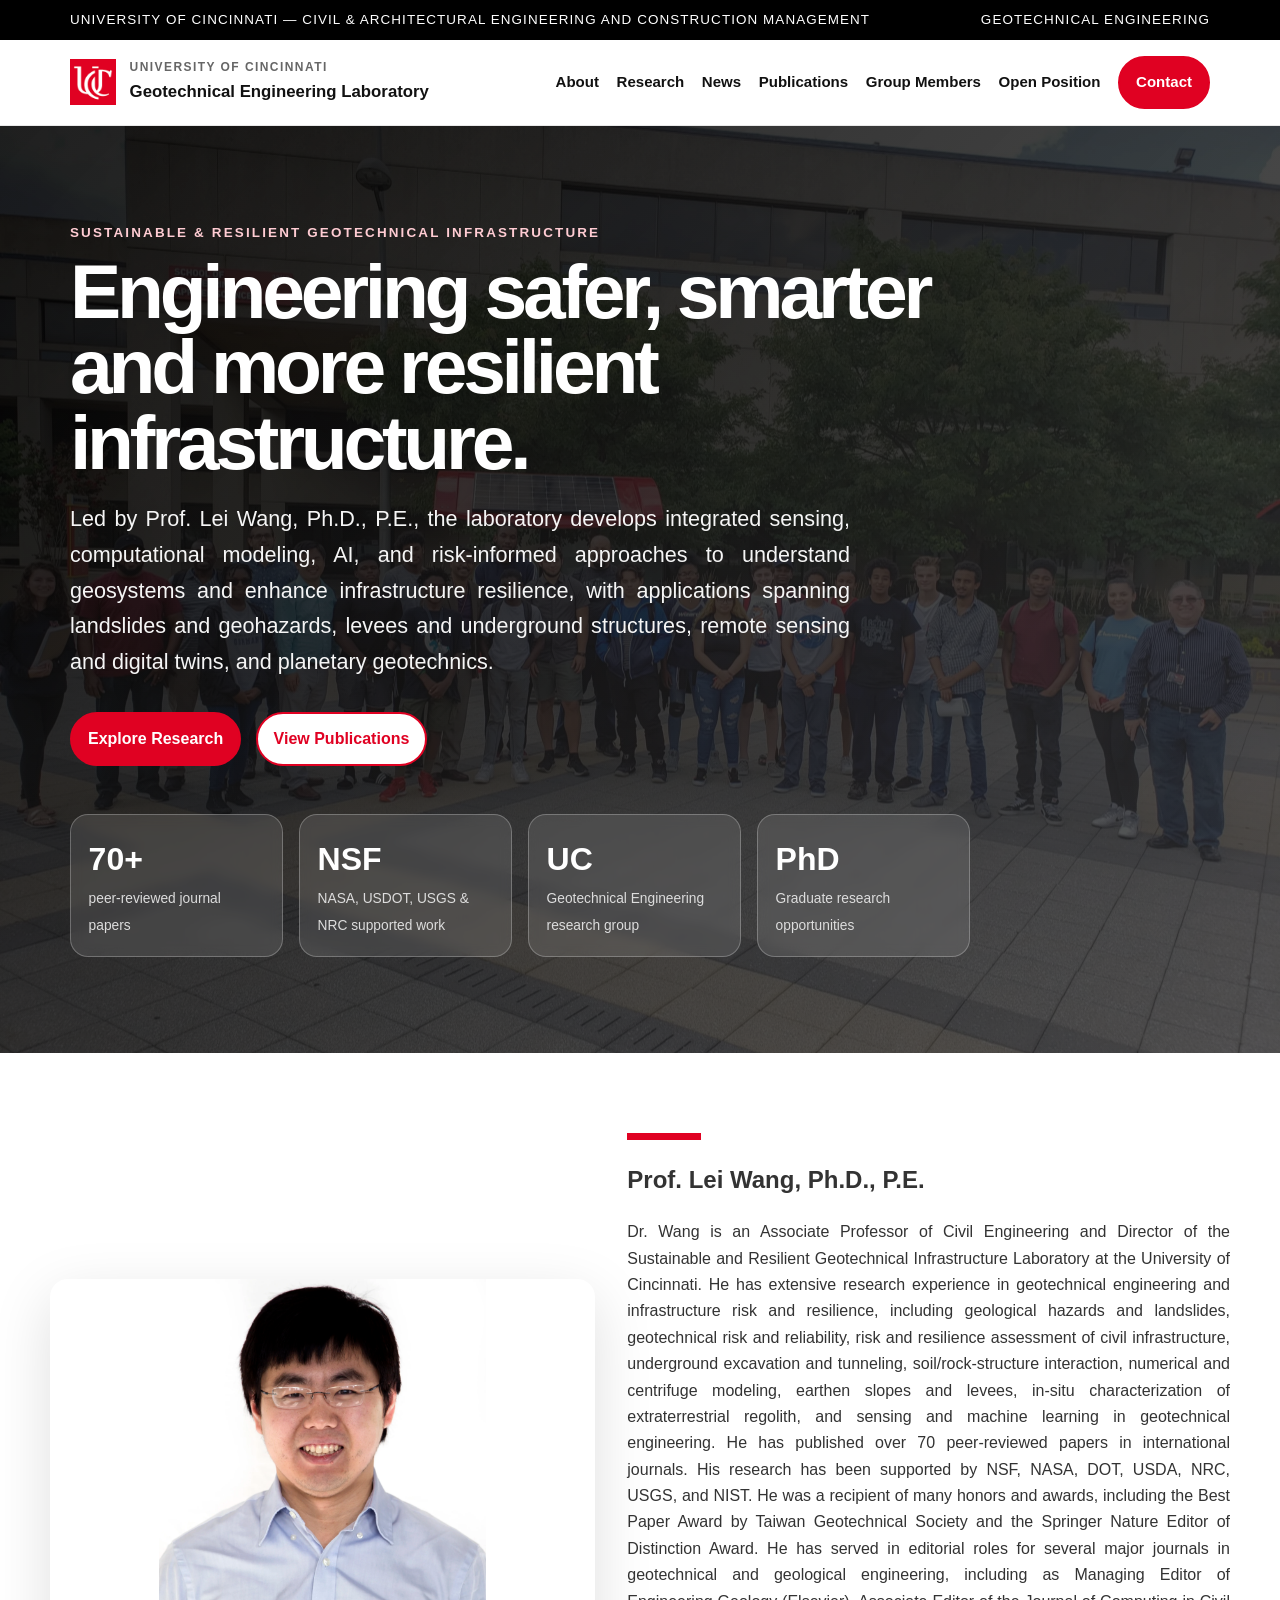
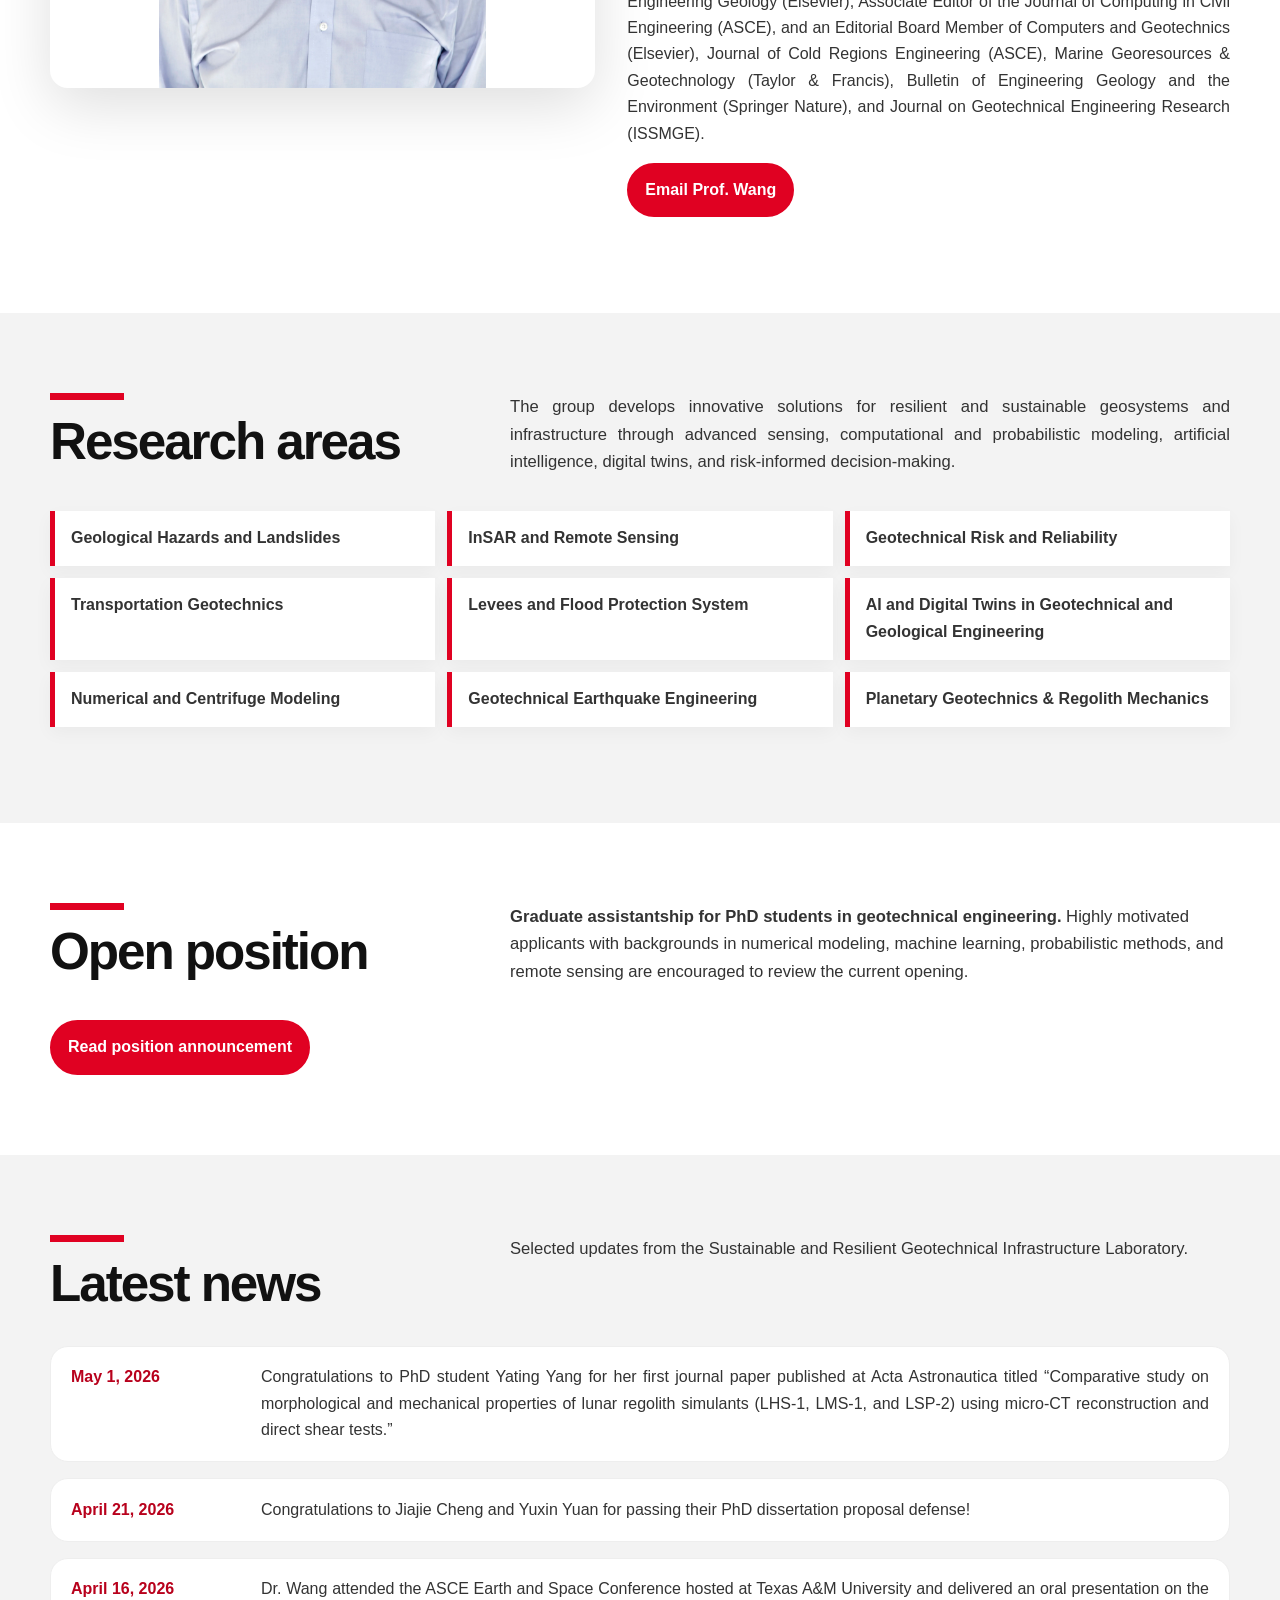
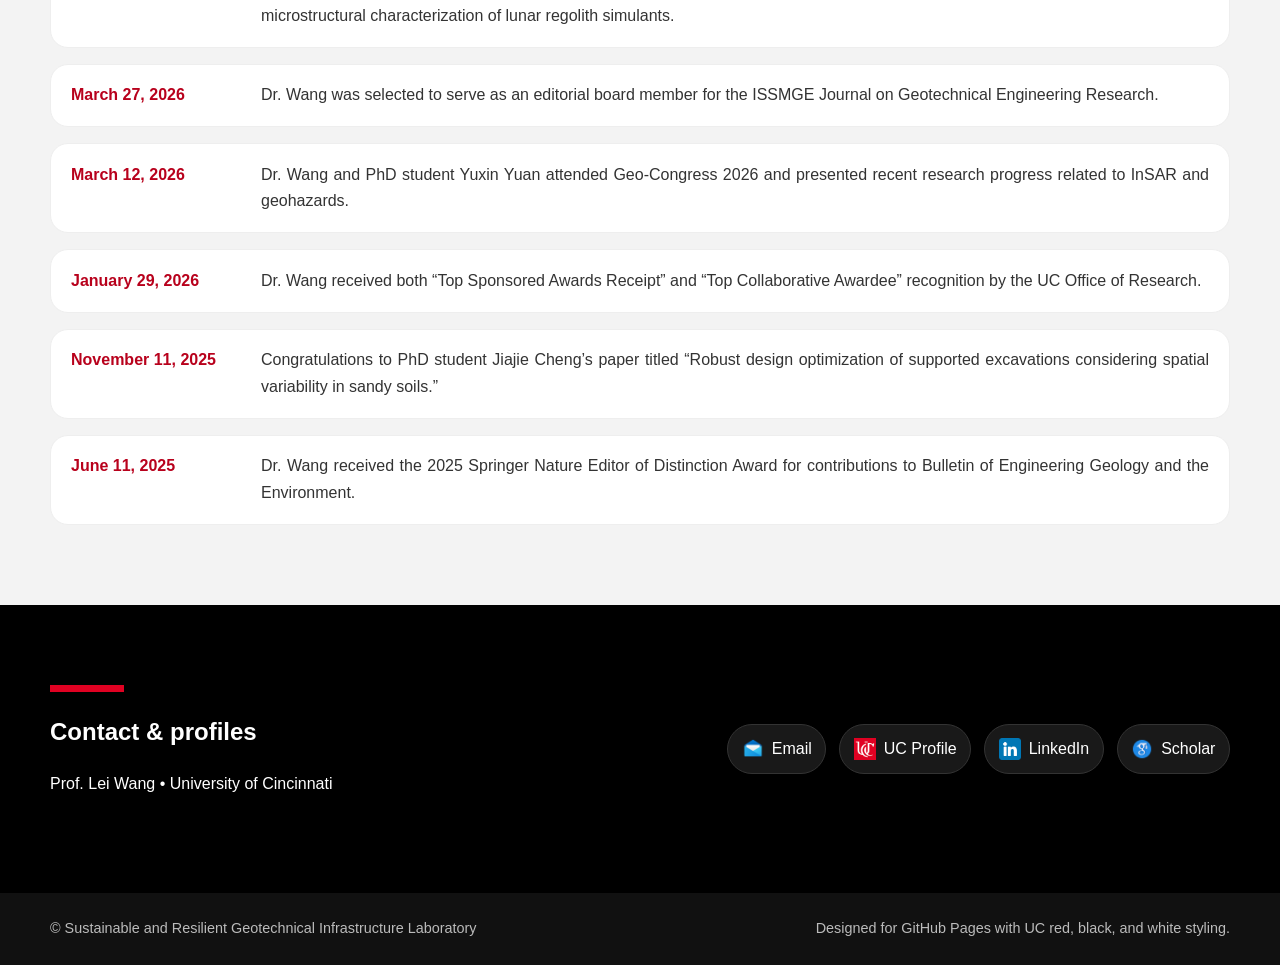
<file: index.html>
<!doctype html>
<html lang="en">
  <head>
    <meta charset="utf-8" />
    <meta name="viewport" content="width=device-width, initial-scale=1" />
    <title>
      Sustainable and Resilient Geotechnical Infrastructure Laboratory |
      University of Cincinnati
    </title>
    <meta
      name="description"
      content="Academic research laboratory led by Prof. Lei Wang at the University of Cincinnati."
    />
    <link rel="stylesheet" href="assets/css/style.css" />
  </head>
  <body>
    <script src="assets/js/header.js"></script>
    <main>
      <section class="hero">
        <div class="wrap">
          <div class="eyebrow">
            Sustainable & Resilient Geotechnical Infrastructure
          </div>
          <h1>Engineering safer, smarter and more resilient infrastructure.</h1>
          <p style="text-align: justify;">
            Led by Prof. Lei Wang, Ph.D., P.E., the laboratory develops integrated sensing, 
            computational modeling, AI, and risk-informed approaches to understand geosystems and enhance infrastructure resilience, 
            with applications spanning landslides and geohazards, levees and underground structures, remote sensing and digital twins, 
            and planetary geotechnics.
          </p>
          <div class="hero-actions">
            <a class="button" href="#research">Explore Research</a
            ><a class="button secondary" href="publications.html"
              >View Publications</a
            >
          </div>
          <div class="stats">
            <div class="stat">
              <strong>70+</strong><span>peer-reviewed journal papers</span>
            </div>
            <div class="stat">
              <strong>NSF</strong
              ><span>NASA, USDOT, USGS & NRC supported work</span>
            </div>
            <div class="stat">
              <strong>UC</strong
              ><span>Geotechnical Engineering research group</span>
            </div>
            <div class="stat">
              <strong>PhD</strong><span>Graduate research opportunities</span>
            </div>
          </div>
        </div>
      </section>
      <section class="section" id="about">
        <div class="wrap about-grid">
          <img
            class="portrait"
            src="assets/images/about.webp"
            alt="Prof. Lei Wang"
          />
          <div>
            <div class="red-rule"></div>
            <h2>Prof. Lei Wang, Ph.D., P.E.</h2>
            <p style="text-align: justify;">
              Dr. Wang is an Associate Professor of Civil Engineering and
              Director of the Sustainable and Resilient Geotechnical
              Infrastructure Laboratory at the University of Cincinnati. 
              He has extensive research experience in geotechnical engineering and infrastructure risk and resilience, 
              including geological hazards and landslides, geotechnical risk and reliability, risk and resilience assessment of civil infrastructure, 
              underground excavation and tunneling, soil/rock-structure interaction, numerical and centrifuge modeling, earthen slopes and levees, 
              in-situ characterization of extraterrestrial regolith, and sensing and machine learning in geotechnical engineering. He has published over 
              70 peer-reviewed papers in international journals. His research has been supported by NSF, NASA, DOT, USDA, NRC, USGS, and NIST. He was a recipient of 
              many honors and awards, including the Best Paper Award by Taiwan Geotechnical Society and the Springer Nature Editor of Distinction Award. He has served in 
              editorial roles for several major journals in geotechnical and geological engineering, including as Managing Editor of Engineering Geology (Elsevier), 
              Associate Editor of the Journal of Computing in Civil Engineering (ASCE), and an Editorial Board Member of Computers and Geotechnics (Elsevier), 
              Journal of Cold Regions Engineering (ASCE), Marine Georesources & Geotechnology (Taylor & Francis), 
              Bulletin of Engineering Geology and the Environment (Springer Nature), 
              and Journal on Geotechnical Engineering Research (ISSMGE).
            </p>
            <p>
            <p>
              <a class="button" href="mailto:wang4li@ucmail.uc.edu"
                >Email Prof. Wang</a
              >
            </p>
          </div>
        </div>
      </section>
      <section class="section alt" id="research">
        <div class="wrap">
          <div class="section-title">
            <div>
              <div class="red-rule"></div>
              <h2>Research areas</h2>
            </div>
            <p style="text-align: justify;">
              The group develops innovative solutions for resilient and sustainable geosystems 
              and infrastructure through advanced sensing, computational and probabilistic modeling, 
              artificial intelligence, digital twins, and risk-informed decision-making.
            </p>
          </div>
          <ul class="interest-list">
            <li>Geological Hazards and Landslides</li>
            <li>InSAR and Remote Sensing</li>
            <li>Geotechnical Risk and Reliability</li>
            <li>Transportation Geotechnics</li>
            <li>Levees and Flood Protection System</li>
            <li>
              AI and Digital Twins in Geotechnical and Geological Engineering
            </li>
            <li>Numerical and Centrifuge Modeling</li>
            <li>Geotechnical Earthquake Engineering</li>
            <li>Planetary Geotechnics & Regolith Mechanics</li>
          </ul>
        </div>
      </section>
      <section class="section">
        <div class="wrap">
          <div class="section-title">
            <div>
              <div class="red-rule"></div>
              <h2>Open position</h2>
            </div>
            <p>
              <strong
                >Graduate assistantship for PhD students in geotechnical
                engineering.</strong
              >
              Highly motivated applicants with backgrounds in numerical
              modeling, machine learning, probabilistic methods, and remote
              sensing are encouraged to review the current opening.
            </p>
          </div>
          <a class="button" href="position.html">Read position announcement</a>
        </div>
      </section>
      <section class="section alt" id="news">
        <div class="wrap">
          <div class="section-title">
            <div>
              <div class="red-rule"></div>
              <h2>Latest news</h2>
            </div>
            <p>
              Selected updates from the Sustainable and Resilient Geotechnical
              Infrastructure Laboratory.
            </p>
          </div>
          <div class="news-list">
            <article class="news-item">
              <time>May 1, 2026</time>
              <p style="text-align: justify;">
                Congratulations to PhD student Yating Yang for her first journal
                paper published at Acta Astronautica titled “Comparative study
                on morphological and mechanical properties of lunar regolith
                simulants (LHS-1, LMS-1, and LSP-2) using micro-CT
                reconstruction and direct shear tests.”
              </p>
            </article>
            <article class="news-item">
              <time>April 21, 2026</time>
              <p style="text-align: justify;">
                Congratulations to Jiajie Cheng and Yuxin Yuan for passing their
                PhD dissertation proposal defense!
              </p>
            </article>
            <article class="news-item">
              <time>April 16, 2026</time>
              <p style="text-align: justify;">
                Dr. Wang attended the ASCE Earth and Space Conference hosted at
                Texas A&amp;M University and delivered an oral presentation on
                the microstructural characterization of lunar regolith
                simulants.
              </p>
            </article>
            <article class="news-item">
              <time>March 27, 2026</time>
              <p style="text-align: justify;">
                Dr. Wang was selected to serve as an editorial board member for
                the ISSMGE Journal on Geotechnical Engineering Research.
              </p>
            </article>
            <article class="news-item">
              <time>March 12, 2026</time>
              <p style="text-align: justify;">
                Dr. Wang and PhD student Yuxin Yuan attended Geo-Congress 2026
                and presented recent research progress related to InSAR and
                geohazards.
              </p>
            </article>
            <article class="news-item">
              <time>January 29, 2026</time>
              <p style="text-align: justify;">
                Dr. Wang received both “Top Sponsored Awards Receipt” and “Top
                Collaborative Awardee” recognition by the UC Office of Research.
              </p>
            </article>
            <article class="news-item">
              <time>November 11, 2025</time>
              <p style="text-align: justify;">
                Congratulations to PhD student Jiajie Cheng’s paper titled
                “Robust design optimization of supported excavations considering
                spatial variability in sandy soils.”
              </p>
            </article>
            <article class="news-item">
              <time>June 11, 2025</time>
              <p style="text-align: justify;">
                Dr. Wang received the 2025 Springer Nature Editor of Distinction
                Award for contributions to Bulletin of Engineering Geology and
                the Environment.
              </p>
            </article>
          </div>
        </div>
      </section>
      <section class="section contact-band" id="contact">
        <div class="wrap contact-grid">
          <div>
            <div class="red-rule"></div>
            <h2>Contact & profiles</h2>
            <p>Prof. Lei Wang • University of Cincinnati</p>
          </div>
          <div class="socials">
            <a href="mailto:wang4li@ucmail.uc.edu"
              ><img src="assets/images/mail.png" alt="" />Email</a
            ><a href="https://researchdirectory.uc.edu/p/wang4li"
              ><img src="assets/images/uc-profile.webp" alt="" />UC Profile</a
            ><a href="https://www.linkedin.com/in/uncertainty/"
              ><img src="assets/images/linkedin.png" alt="" />LinkedIn</a
            ><a
              href="https://scholar.google.com/citations?user=YTcbF24AAAAJ&hl=en"
              ><img src="assets/images/scholar.png" alt="" />Scholar</a
            >
          </div>
        </div>
      </section>
    </main>
    <script src="assets/js/footer.js"></script>
  </body>
</html>
</file>
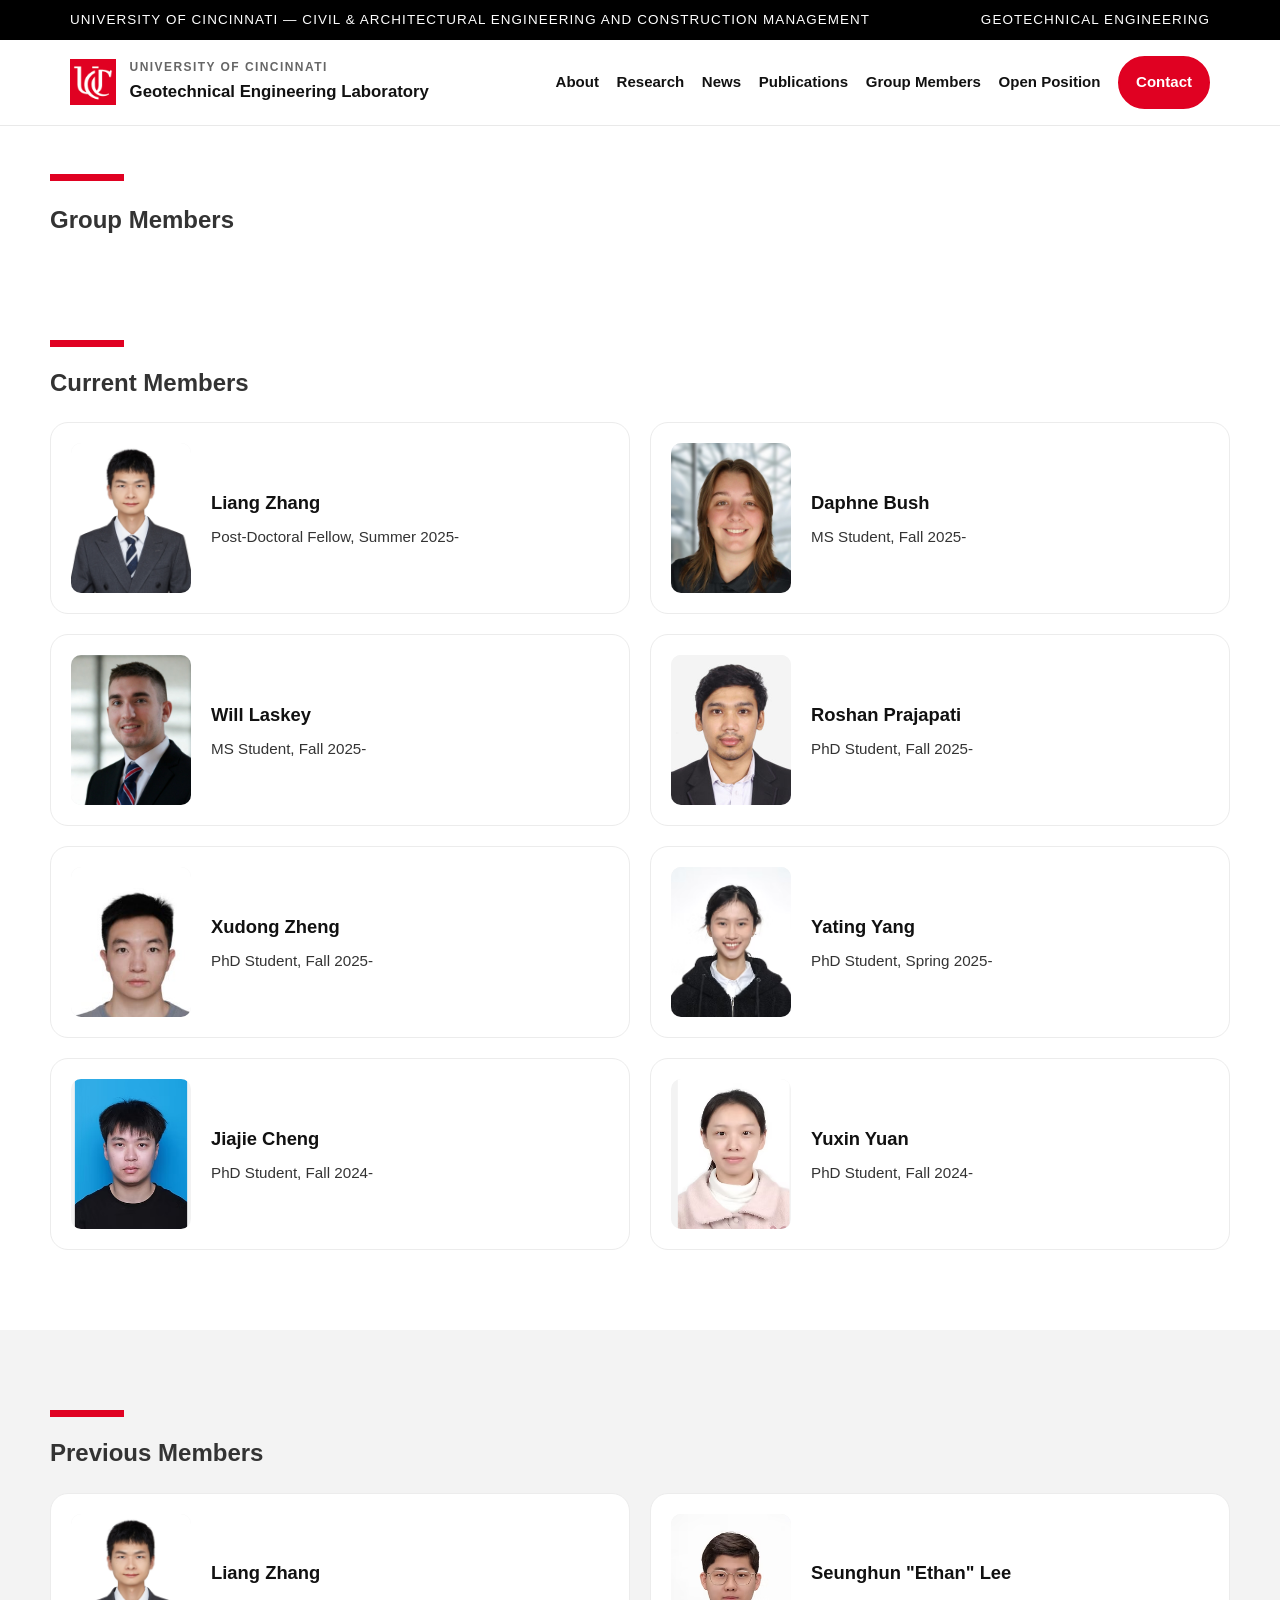
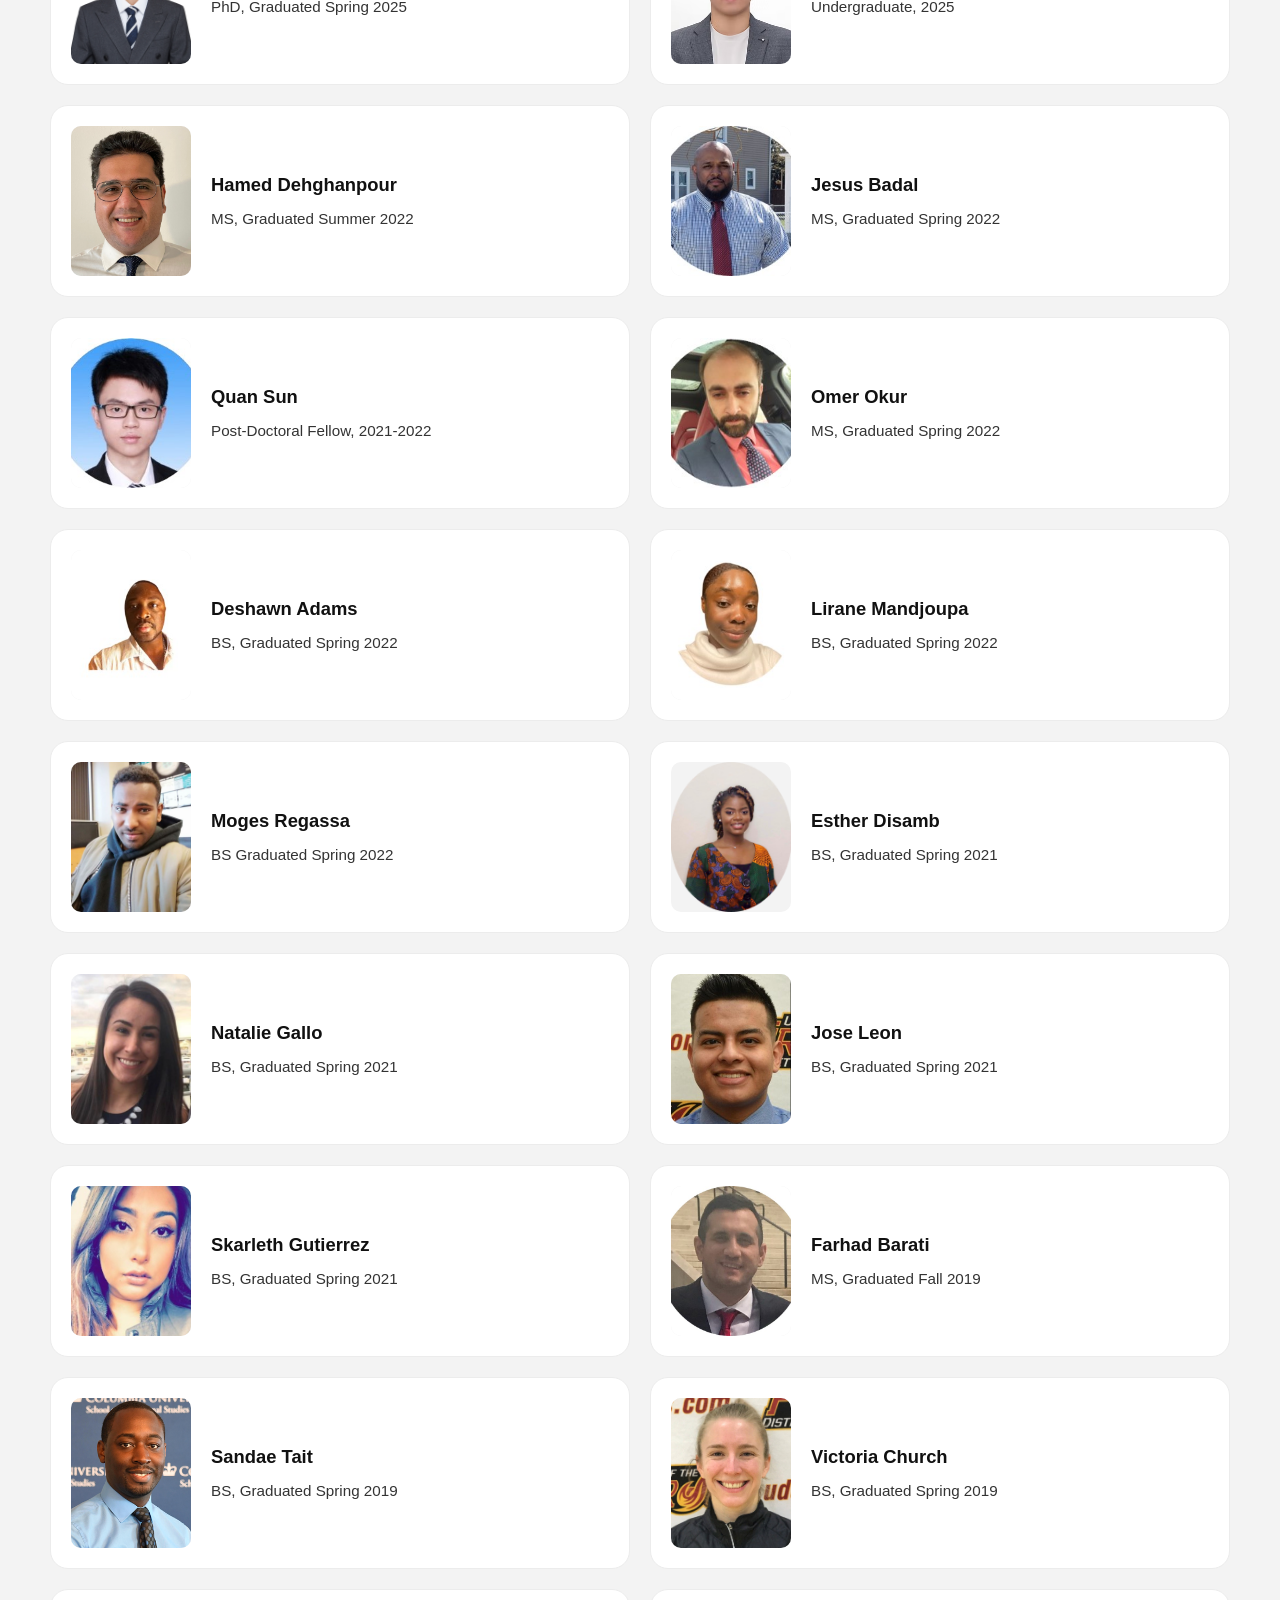
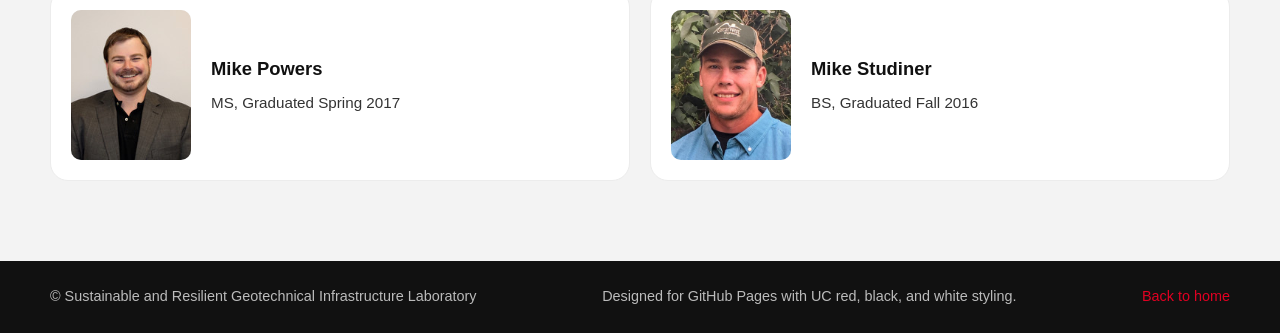
<file: members.html>
<!doctype html>
<html lang="en">
  <head>
    <meta charset="utf-8" />
    <meta name="viewport" content="width=device-width, initial-scale=1" />
    <title>Group Members | SRGI Laboratory</title>
    <meta
      name="description"
      content="Current and previous members of the Sustainable and Resilient Geotechnical Infrastructure Laboratory at the University of Cincinnati."
    />
    <link rel="stylesheet" href="assets/css/style.css" />
  </head>
  <body>
    <script src="assets/js/header.js"></script>
    <main>
      <section class="members-intro">
        <div class="wrap">
          <div class="red-rule"></div>
          <h1>Group Members</h1>
        </div>
      </section>
      <section class="section" id="current">
        <div class="wrap">
          <div class="red-rule"></div>
          <h2 class="members-heading">Current Members</h2>
          <div class="members-grid">
            <article class="member-card">
              <div class="member-photo">
                <span>Photo coming soon</span>
                <img
                  src="assets/images/members/Liang-Zhang.webp"
                  alt="Liang Zhang"
                  width="500"
                  height="600"
                  loading="lazy"
                  onerror="this.hidden = true"
                />
              </div>
              <div class="member-info">
                <h3>Liang Zhang</h3>
                <p>Post-Doctoral Fellow, Summer 2025-</p>
              </div>
            </article>
            <article class="member-card">
              <div class="member-photo">
                <span>Photo coming soon</span>
                <img
                  src="assets/images/members/Daphne-Bush.jpg"
                  alt="Daphne Bush"
                  width="500"
                  height="600"
                  loading="lazy"
                  onerror="this.hidden = true"
                />
              </div>
              <div class="member-info">
                <h3>Daphne Bush</h3>
                <p>MS Student, Fall 2025-</p>
              </div>
            </article>
            <article class="member-card">
              <div class="member-photo">
                <span>Photo coming soon</span>
                <img
                  src="assets/images/members/Will-Laskey.jpg"
                  alt="Will Laskey"
                  width="500"
                  height="600"
                  loading="lazy"
                  onerror="this.hidden = true"
                />
              </div>
              <div class="member-info">
                <h3>Will Laskey</h3>
                <p>MS Student, Fall 2025-</p>
              </div>
            </article>
            <article class="member-card">
              <div class="member-photo">
                <span>Photo coming soon</span>
                <img
                  src="assets/images/members/Roshan-Prajapati.jpg"
                  alt="Roshan Prajapati"
                  width="500"
                  height="600"
                  loading="lazy"
                  onerror="this.hidden = true"
                />
              </div>
              <div class="member-info">
                <h3>Roshan Prajapati</h3>
                <p>PhD Student, Fall 2025-</p>
              </div>
            </article>
            <article class="member-card">
              <div class="member-photo">
                <span>Photo coming soon</span>
                <img
                  src="assets/images/members/Xudong-Zheng.jpg"
                  alt="Xudong Zheng"
                  width="500"
                  height="600"
                  loading="lazy"
                  onerror="this.hidden = true"
                />
              </div>
              <div class="member-info">
                <h3>Xudong Zheng</h3>
                <p>PhD Student, Fall 2025-</p>
              </div>
            </article>
            <article class="member-card">
              <div class="member-photo">
                <span>Photo coming soon</span>
                <img
                  src="assets/images/members/Yating-Yang.avif"
                  alt="Yating Yang"
                  width="500"
                  height="600"
                  loading="lazy"
                  onerror="this.hidden = true"
                />
              </div>
              <div class="member-info">
                <h3>Yating Yang</h3>
                <p>PhD Student, Spring 2025-</p>
              </div>
            </article>
            <article class="member-card">
              <div class="member-photo">
                <span>Photo coming soon</span>
                <img
                  src="assets/images/members/Jiajie-Cheng.avif"
                  alt="Jiajie Cheng"
                  width="500"
                  height="600"
                  loading="lazy"
                  onerror="this.hidden = true"
                />
              </div>
              <div class="member-info">
                <h3>Jiajie Cheng</h3>
                <p>PhD Student, Fall 2024-</p>
              </div>
            </article>
            <article class="member-card">
              <div class="member-photo">
                <span>Photo coming soon</span>
                <img
                  src="assets/images/members/Yuxin-Yuan.avif"
                  alt="Yuxin Yuan"
                  width="500"
                  height="600"
                  loading="lazy"
                  onerror="this.hidden = true"
                />
              </div>
              <div class="member-info">
                <h3>Yuxin Yuan</h3>
                <p>PhD Student, Fall 2024-</p>
              </div>
            </article>
          </div>
        </div>
      </section>
      <section class="section alt" id="previous">
        <div class="wrap">
          <div class="red-rule"></div>
          <h2 class="members-heading">Previous Members</h2>
          <div class="members-grid">
            <article class="member-card">
              <div class="member-photo">
                <span>Photo coming soon</span>
                <img
                  src="assets/images/members/Liang-Zhang.webp"
                  alt="Liang Zhang"
                  width="500"
                  height="600"
                  loading="lazy"
                  onerror="this.hidden = true"
                />
              </div>
              <div class="member-info">
                <h3>Liang Zhang</h3>
                <p>PhD, Graduated Spring 2025</p>
              </div>
            </article>
            <article class="member-card">
              <div class="member-photo">
                <span>Photo coming soon</span>
                <img
                  src="assets/images/members/seunghun-Lee.avif"
                  alt='Seunghun "Ethan" Lee'
                  width="500"
                  height="600"
                  loading="lazy"
                  onerror="this.hidden = true"
                />
              </div>
              <div class="member-info">
                <h3>Seunghun &quot;Ethan&quot; Lee</h3>
                <p>Undergraduate, 2025</p>
              </div>
            </article>
            <article class="member-card">
              <div class="member-photo">
                <span>Photo coming soon</span>
                <img
                  src="assets/images/members/Hamed-Dehghanpour.jpeg"
                  alt="Hamed Dehghanpour"
                  width="500"
                  height="600"
                  loading="lazy"
                  onerror="this.hidden = true"
                />
              </div>
              <div class="member-info">
                <h3>Hamed Dehghanpour</h3>
                <p>MS, Graduated Summer 2022</p>
              </div>
            </article>
            <article class="member-card">
              <div class="member-photo">
                <span>Photo coming soon</span>
                <img
                  src="assets/images/members/Jesus-Badal.jpg"
                  alt="Jesus Badal"
                  width="500"
                  height="600"
                  loading="lazy"
                  onerror="this.hidden = true"
                />
              </div>
              <div class="member-info">
                <h3>Jesus Badal</h3>
                <p>MS, Graduated Spring 2022</p>
              </div>
            </article>
            <article class="member-card">
              <div class="member-photo">
                <span>Photo coming soon</span>
                <img
                  src="assets/images/members/Quan-Sun.jpg"
                  alt="Quan Sun"
                  width="500"
                  height="600"
                  loading="lazy"
                  onerror="this.hidden = true"
                />
              </div>
              <div class="member-info">
                <h3>Quan Sun</h3>
                <p>Post-Doctoral Fellow, 2021-2022</p>
              </div>
            </article>
            <article class="member-card">
              <div class="member-photo">
                <span>Photo coming soon</span>
                <img
                  src="assets/images/members/Omer-Okur.jpg"
                  alt="Omer Okur"
                  width="500"
                  height="600"
                  loading="lazy"
                  onerror="this.hidden = true"
                />
              </div>
              <div class="member-info">
                <h3>Omer Okur</h3>
                <p>MS, Graduated Spring 2022</p>
              </div>
            </article>
            <article class="member-card">
              <div class="member-photo">
                <span>Photo coming soon</span
                ><img
                  src="assets/images/members/Deshawn-Adams.jpg"
                  alt="Deshawn Adams"
                  width="500"
                  height="600"
                  loading="lazy"
                  onerror="this.hidden = true"
                />
              </div>
              <div class="member-info">
                <h3>Deshawn Adams</h3>
                <p>BS, Graduated Spring 2022</p>
              </div>
            </article>
            <article class="member-card">
              <div class="member-photo">
                <span>Photo coming soon</span
                ><img
                  src="assets/images/members/Lirane-Mandjoupa.jpg"
                  alt="Lirane Mandjoupa"
                  width="500"
                  height="600"
                  loading="lazy"
                  onerror="this.hidden = true"
                />
              </div>
              <div class="member-info">
                <h3>Lirane Mandjoupa</h3>
                <p>BS, Graduated Spring 2022</p>
              </div>
            </article>
            <article class="member-card">
              <div class="member-photo">
                <span>Photo coming soon</span
                ><img
                  src="assets/images/members/Moges-Regassa.jpg"
                  alt="Moges Regassa"
                  width="500"
                  height="600"
                  loading="lazy"
                  onerror="this.hidden = true"
                />
              </div>
              <div class="member-info">
                <h3>Moges Regassa</h3>
                <p>BS Graduated Spring 2022</p>
              </div>
            </article>
            <article class="member-card">
              <div class="member-photo">
                <span>Photo coming soon</span>
                <img
                  src="assets/images/members/Esther-Disamb.png"
                  alt="Esther Disamb"
                  width="500"
                  height="600"
                  loading="lazy"
                  onerror="this.hidden = true"
                />
              </div>
              <div class="member-info">
                <h3>Esther Disamb</h3>
                <p>BS, Graduated Spring 2021</p>
              </div>
            </article>
            <article class="member-card">
              <div class="member-photo">
                <span>Photo coming soon</span
                ><img
                  src="assets/images/members/Natalie-Gallo.jpg"
                  alt="Natalie Gallo"
                  width="500"
                  height="600"
                  loading="lazy"
                  onerror="this.hidden = true"
                />
              </div>
              <div class="member-info">
                <h3>Natalie Gallo</h3>
                <p>BS, Graduated Spring 2021</p>
              </div>
            </article>
            <article class="member-card">
              <div class="member-photo">
                <span>Photo coming soon</span
                ><img
                  src="assets/images/members/Jose-Leon.jpg"
                  alt="Jose Leon"
                  width="500"
                  height="600"
                  loading="lazy"
                  onerror="this.hidden = true"
                />
              </div>
              <div class="member-info">
                <h3>Jose Leon</h3>
                <p>BS, Graduated Spring 2021</p>
              </div>
            </article>
            <article class="member-card">
              <div class="member-photo">
                <span>Photo coming soon</span
                ><img
                  src="assets/images/members/Skarleth-Gutierrez.jpg"
                  alt="Skarleth Gutierrez"
                  width="500"
                  height="600"
                  loading="lazy"
                  onerror="this.hidden = true"
                />
              </div>
              <div class="member-info">
                <h3>Skarleth Gutierrez</h3>
                <p>BS, Graduated Spring 2021</p>
              </div>
            </article>
            <article class="member-card">
              <div class="member-photo">
                <span>Photo coming soon</span
                ><img
                  src="assets/images/members/Farhad-Barati.jpg"
                  alt="Farhad Barati"
                  width="500"
                  height="600"
                  loading="lazy"
                  onerror="this.hidden = true"
                />
              </div>
              <div class="member-info">
                <h3>Farhad Barati</h3>
                <p>MS, Graduated Fall 2019</p>
              </div>
            </article>
            <article class="member-card">
              <div class="member-photo">
                <span>Photo coming soon</span>
                <img
                  src="assets/images/members/Sandae-Tait.png"
                  alt="Sandae Tait"
                  width="500"
                  height="600"
                  loading="lazy"
                  onerror="this.hidden = true"
                />
              </div>
              <div class="member-info">
                <h3>Sandae Tait</h3>
                <p>BS, Graduated Spring 2019</p>
              </div>
            </article>
            <article class="member-card">
              <div class="member-photo">
                <span>Photo coming soon</span>
                <img
                  src="assets/images/members/Victoria-Church.jpg"
                  alt="Victoria Church"
                  width="500"
                  height="600"
                  loading="lazy"
                  onerror="this.hidden = true"
                />
              </div>
              <div class="member-info">
                <h3>Victoria Church</h3>
                <p>BS, Graduated Spring 2019</p>
              </div>
            </article>
            <article class="member-card">
              <div class="member-photo">
                <span>Photo coming soon</span>
                <img
                  src="assets/images/members/Mike-Powers.jpg"
                  alt="Mike Powers"
                  width="500"
                  height="600"
                  loading="lazy"
                  onerror="this.hidden = true"
                />
              </div>
              <div class="member-info">
                <h3>Mike Powers</h3>
                <p>MS, Graduated Spring 2017</p>
              </div>
            </article>
            <article class="member-card">
              <div class="member-photo">
                <span> Photo coming soon </span>
                <img
                  src="assets/images/members/Mike-Studiner.jpg"
                  alt="Mike Studiner"
                  width="500"
                  height="600"
                  loading="lazy"
                  onerror="this.hidden = true"
                />
              </div>
              <div class="member-info">
                <h3>Mike Studiner</h3>
                <p>BS, Graduated Fall 2016</p>
              </div>
            </article>
          </div>
        </div>
      </section>
    </main>
    <script src="assets/js/footer.js"></script>
  </body>
</html>
</file>
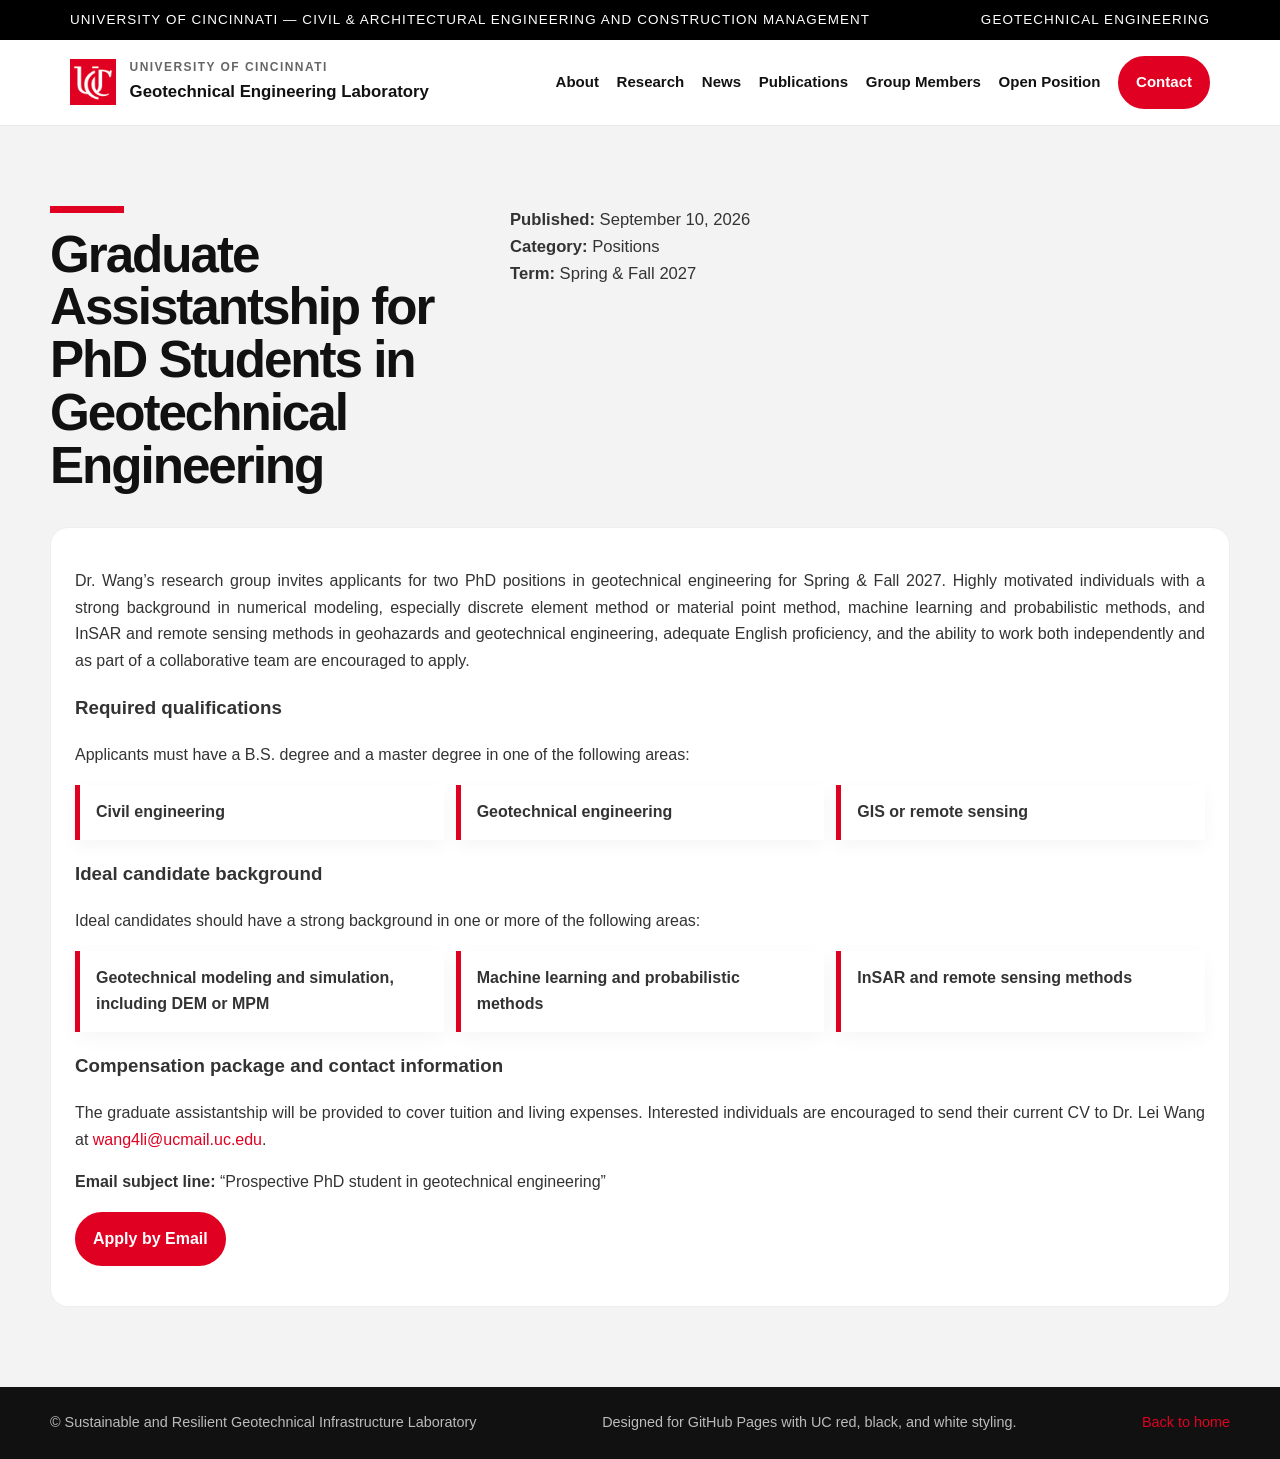
<file: position.html>
<!doctype html>
<html lang="en">
  <head>
    <meta charset="utf-8" />
    <meta name="viewport" content="width=device-width, initial-scale=1" />
    <title>Graduate Assistantship | SRGI Laboratory</title>
    <meta
      name="description"
      content="Graduate assistantship opportunity for PhD students in geotechnical engineering at the University of Cincinnati."
    />
    <link rel="stylesheet" href="assets/css/style.css" />
  </head>
  <body>
    <script src="assets/js/header.js"></script>
    <main>
      <section class="section alt">
        <div class="wrap">
          <div class="section-title">
            <div>
              <div class="red-rule"></div>
              <h2>
                Graduate Assistantship for PhD Students in Geotechnical Engineering
              </h2>
            </div>
            <p>
              <strong>Published:</strong>
              September 10, 2026<br />
              <strong> Category: </strong>
              Positions<br />
              <strong>Term:</strong> Spring & Fall 2027
            </p>
          </div>
          <article class="pub-section">
            <p style="text-align: justify;">
              Dr. Wang’s research group invites applicants for two PhD positions in geotechnical engineering for Spring & Fall 2027. 
              Highly motivated individuals with a strong background in numerical modeling, especially discrete element method or material point method, 
              machine learning and probabilistic methods, and InSAR and remote sensing methods in geohazards and geotechnical engineering, 
              adequate English proficiency, and the ability to work both independently and as part of a collaborative team are encouraged to apply.
            </p>

            <h3>Required qualifications</h3>
            <p style="text-align: justify;">
              Applicants must have a B.S. degree and a master degree in one of
              the following areas:
            </p>
            <ul class="interest-list">
              <li>Civil engineering</li>
              <li>Geotechnical engineering</li>
              <li>GIS or remote sensing</li>
            </ul>

            <h3>Ideal candidate background</h3>
            <p>
              Ideal candidates should have a strong background in one or more of
              the following areas:
            </p>
            <ul class="interest-list">
              <li>
                Geotechnical modeling and simulation, including DEM or MPM
              </li>
              <li>Machine learning and probabilistic methods</li>
              <li>InSAR and remote sensing methods</li>
            </ul>

            <h3>Compensation package and contact information</h3>
            <p style="text-align: justify;">
              The graduate assistantship will be provided to cover tuition and
              living expenses. Interested individuals are encouraged to send
              their current CV to Dr. Lei Wang at
              <a href="mailto:wang4li@ucmail.uc.edu">wang4li@ucmail.uc.edu</a>.
            </p>
            <p>
              <strong>Email subject line:</strong> “Prospective PhD student in
              geotechnical engineering”
            </p>
            <p>
              <a
                class="button"
                href="mailto:wang4li@ucmail.uc.edu?subject=Prospective%20PhD%20student%20in%20geotechnical%20engineering"
                >Apply by Email</a
              >
            </p>
          </article>
        </div>
      </section>
    </main>
    <script src="assets/js/footer.js"></script>
  </body>
</html>
</file>
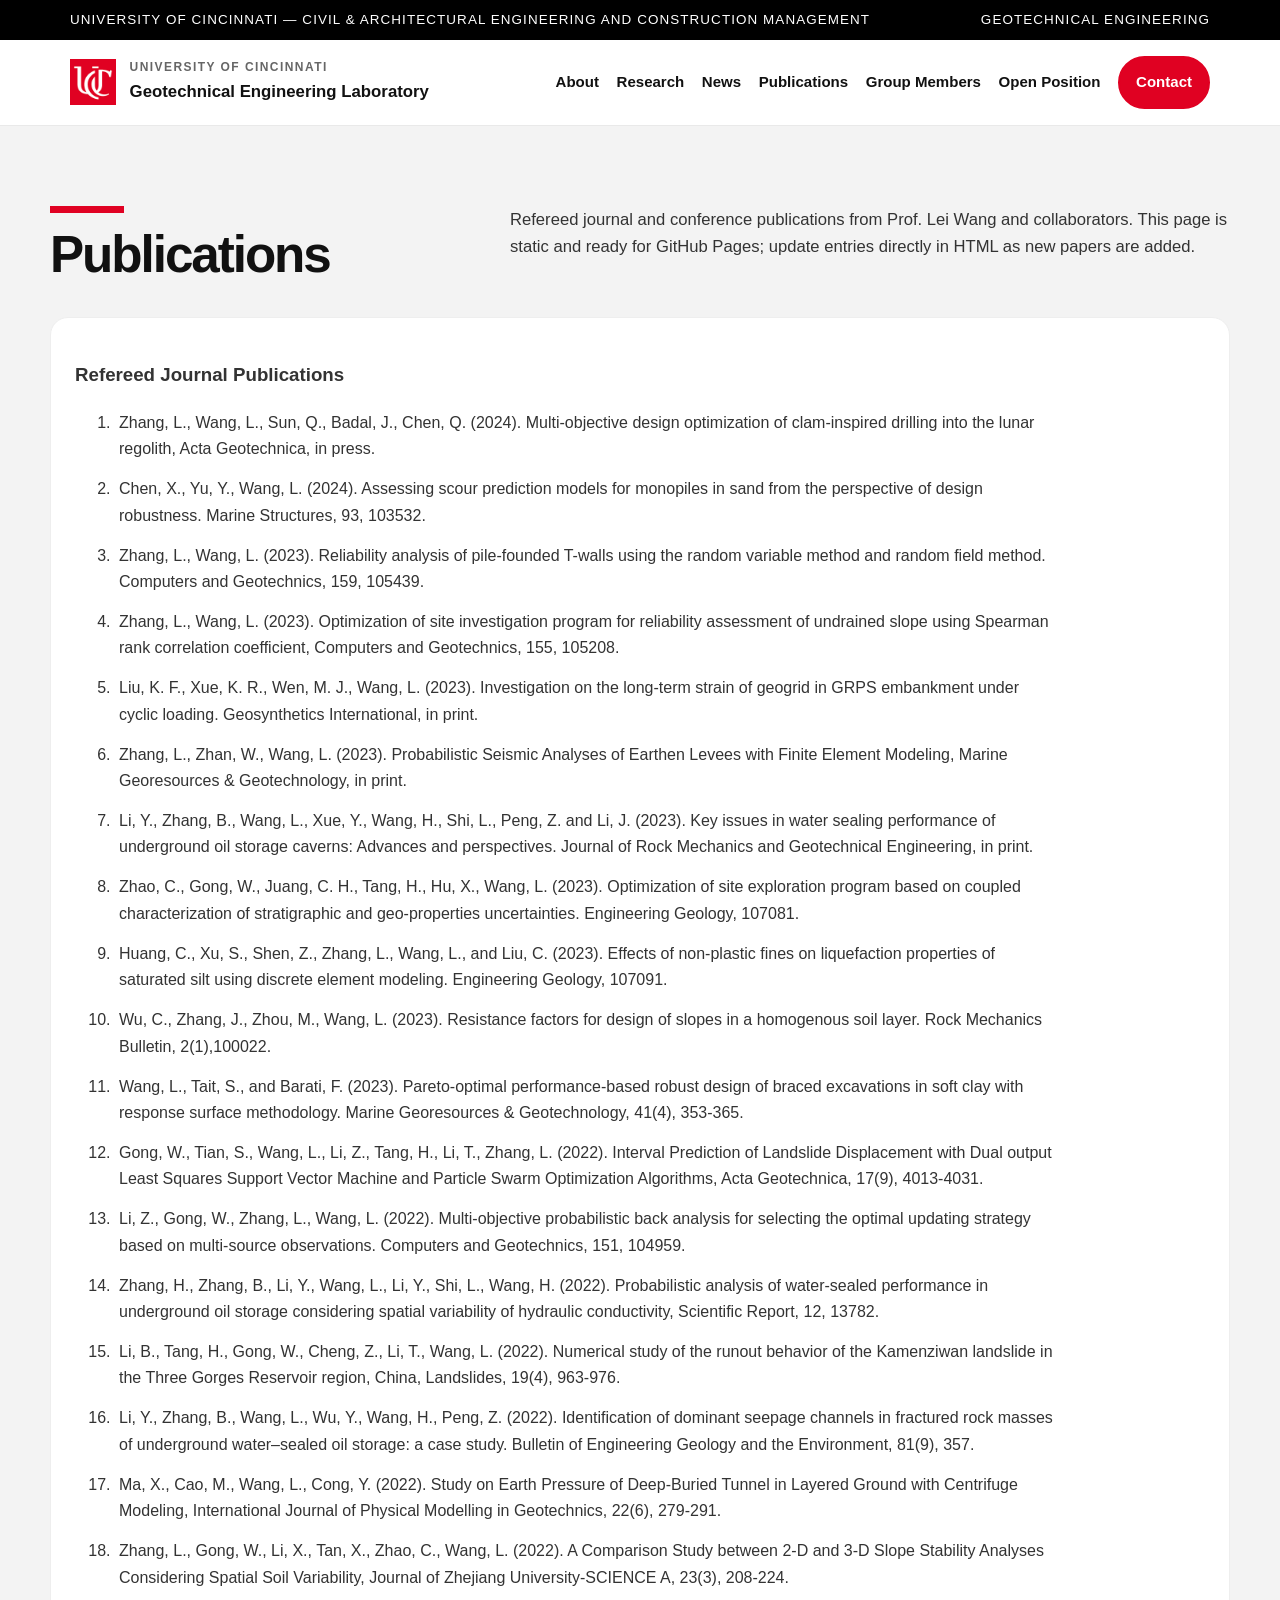
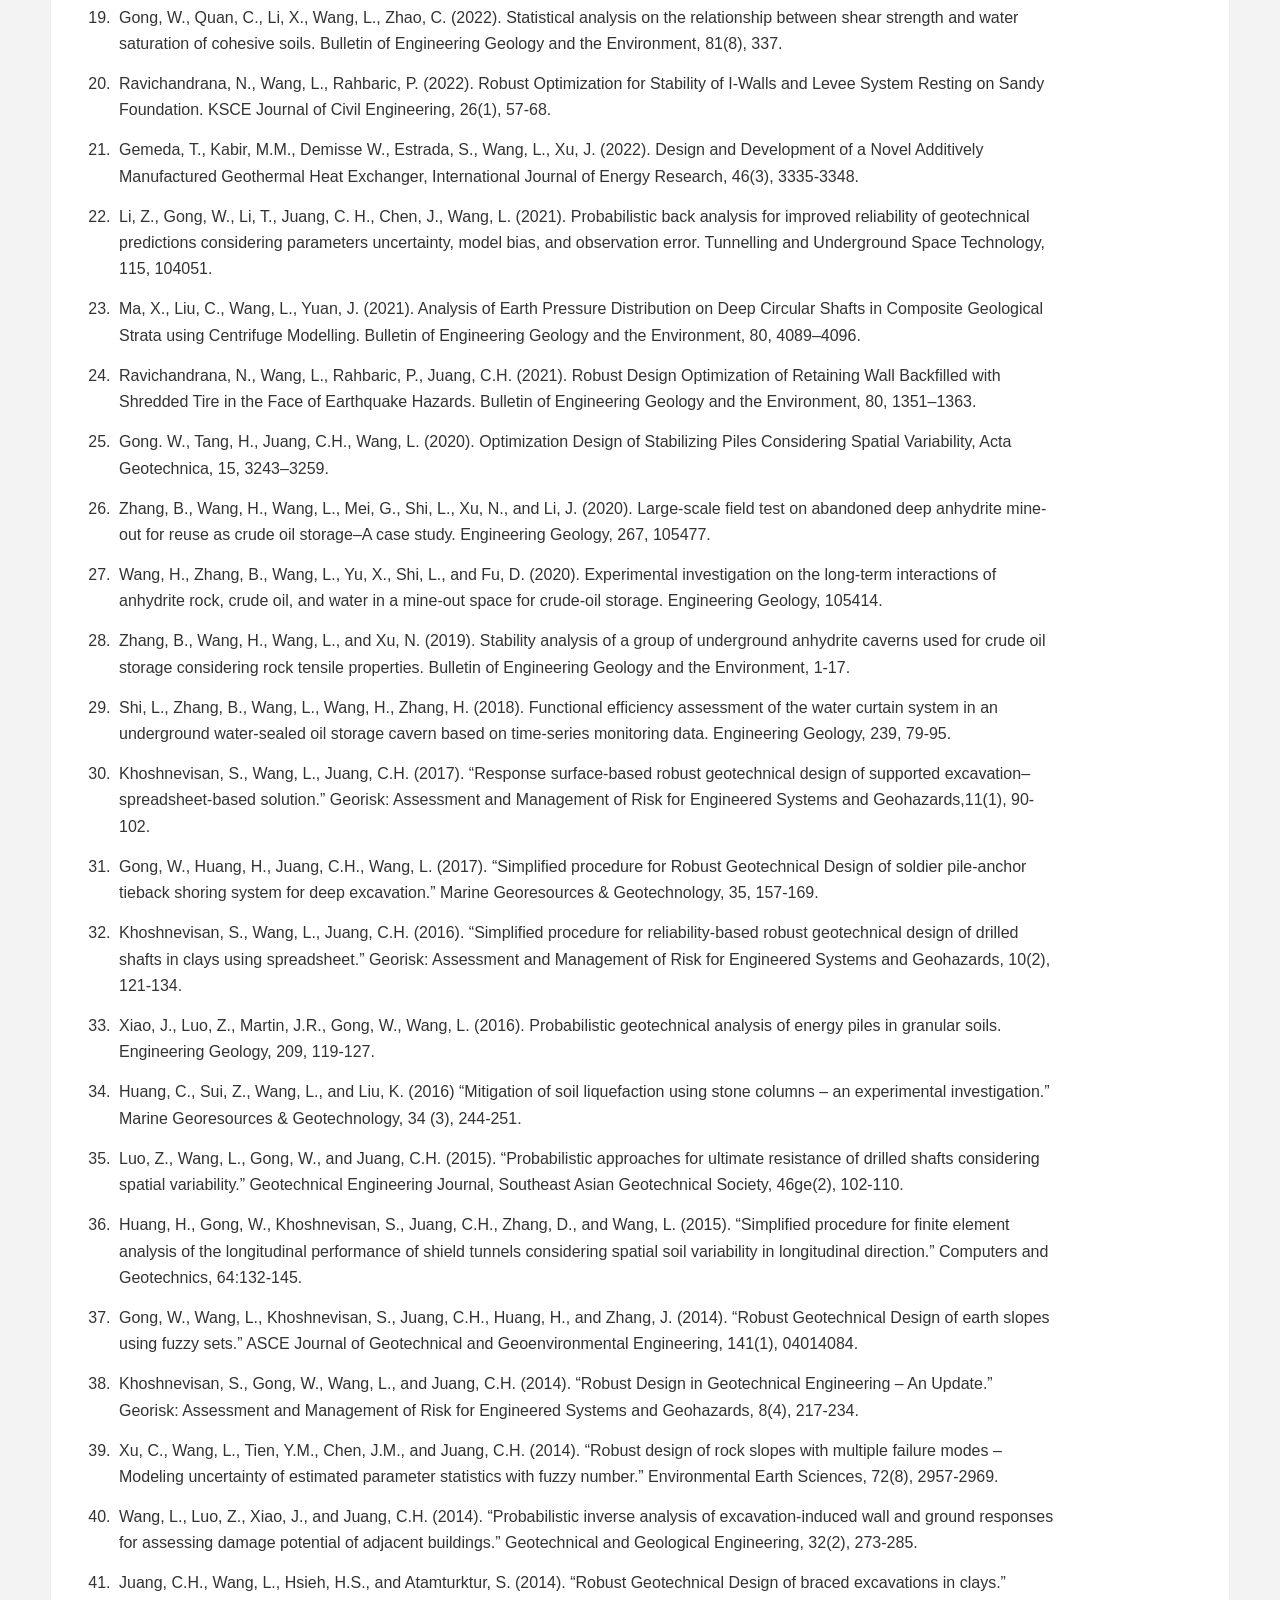
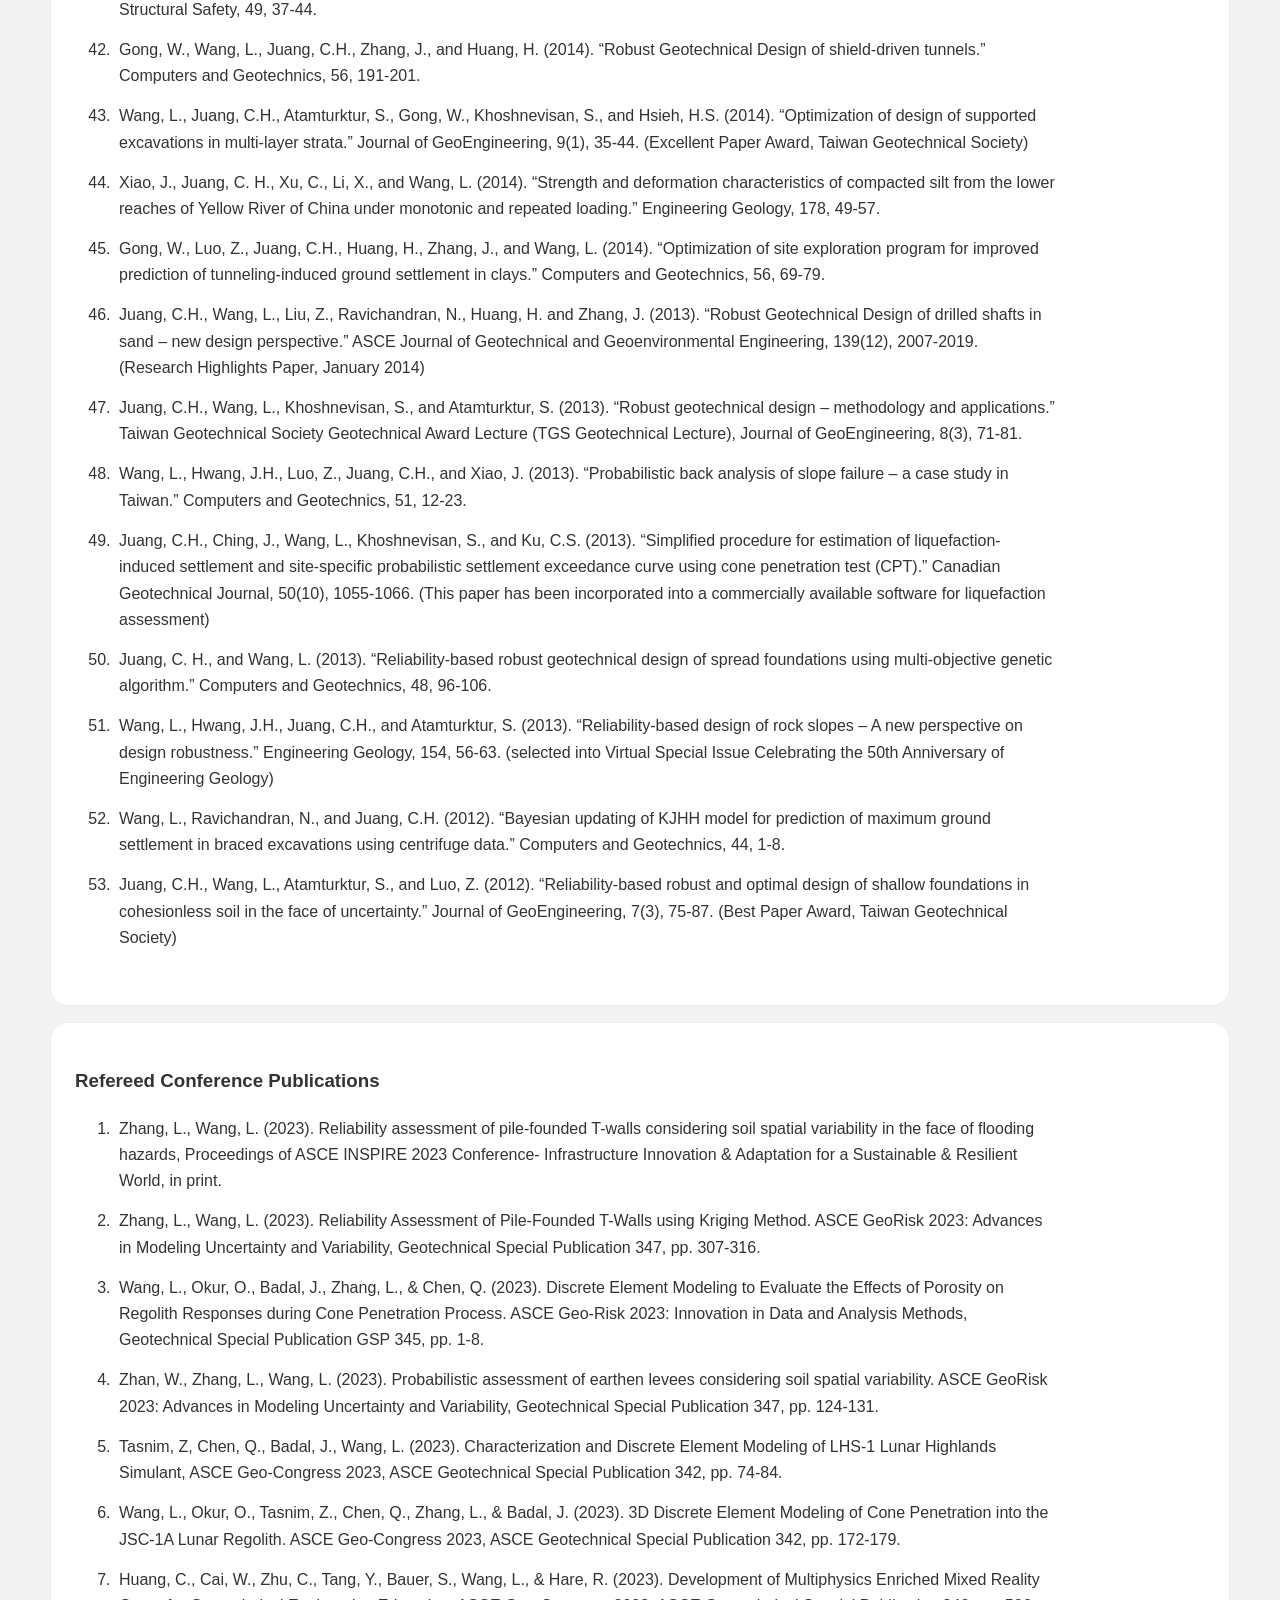
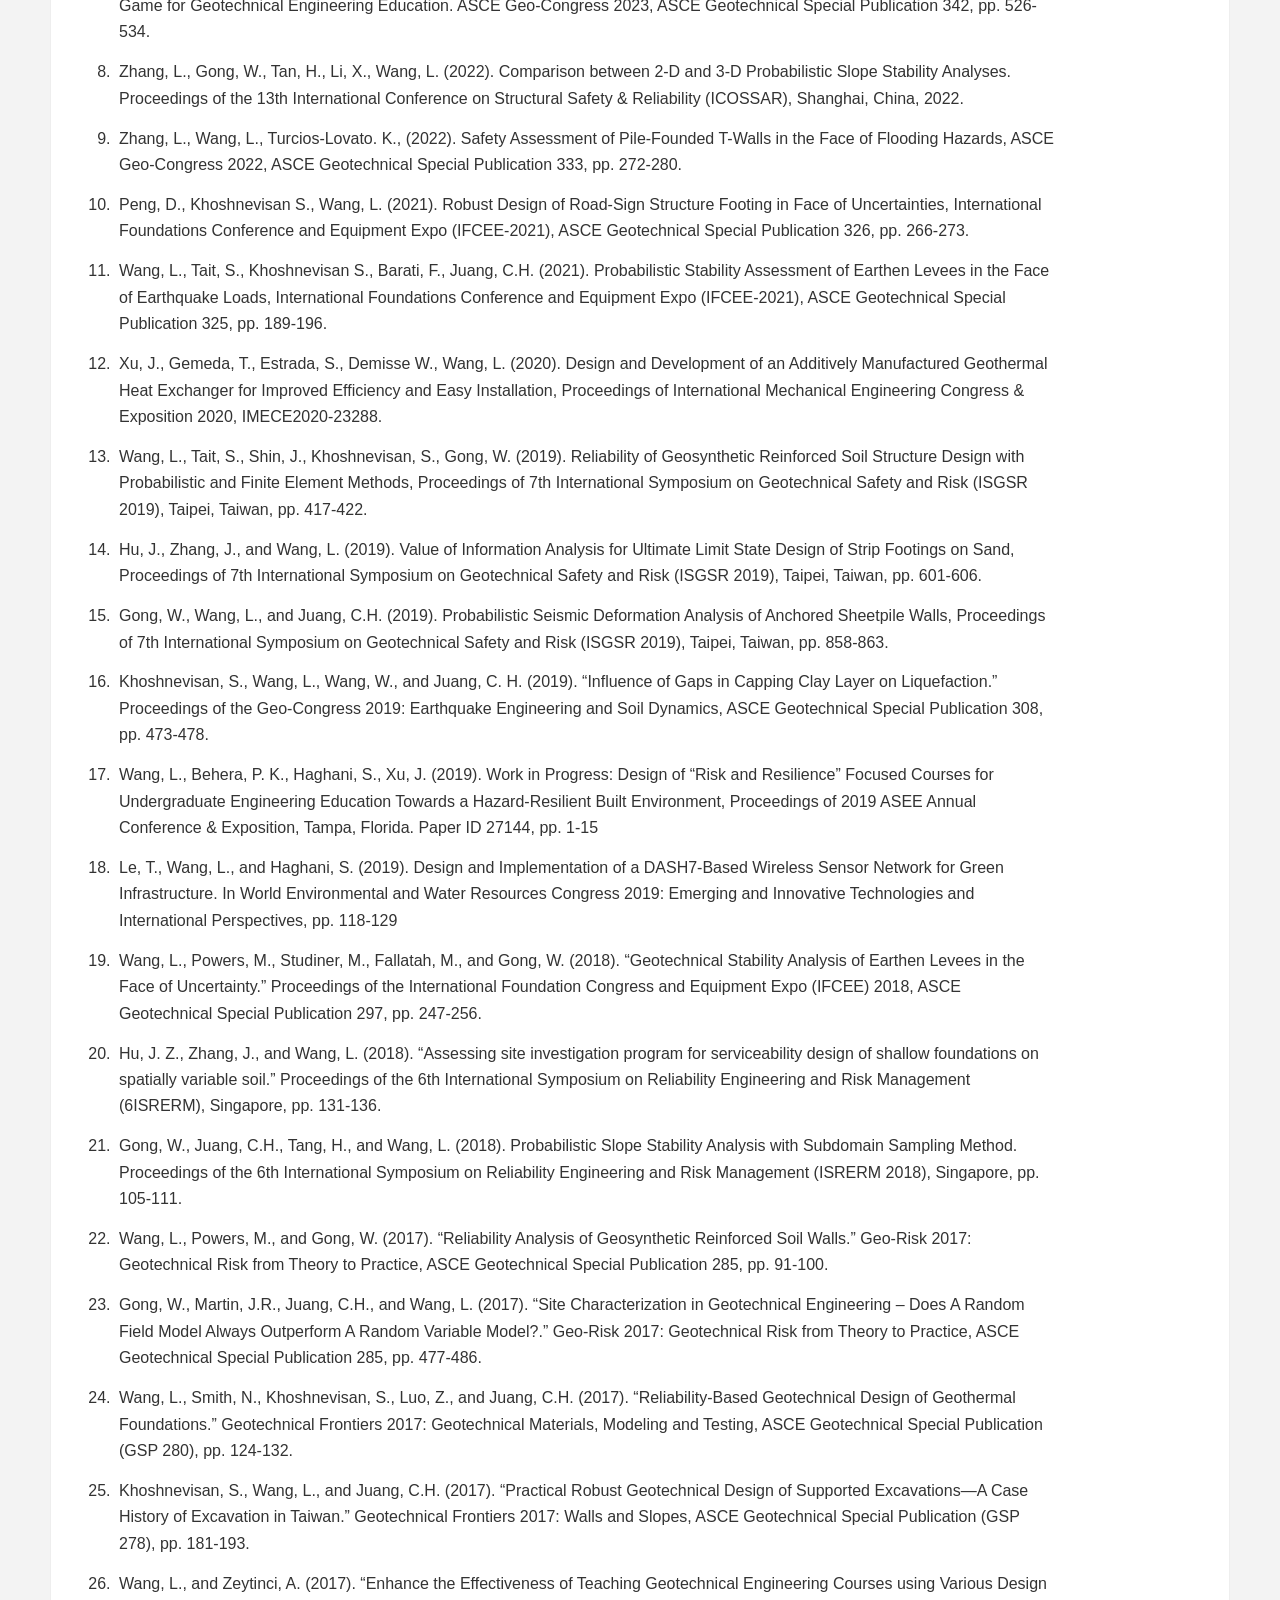
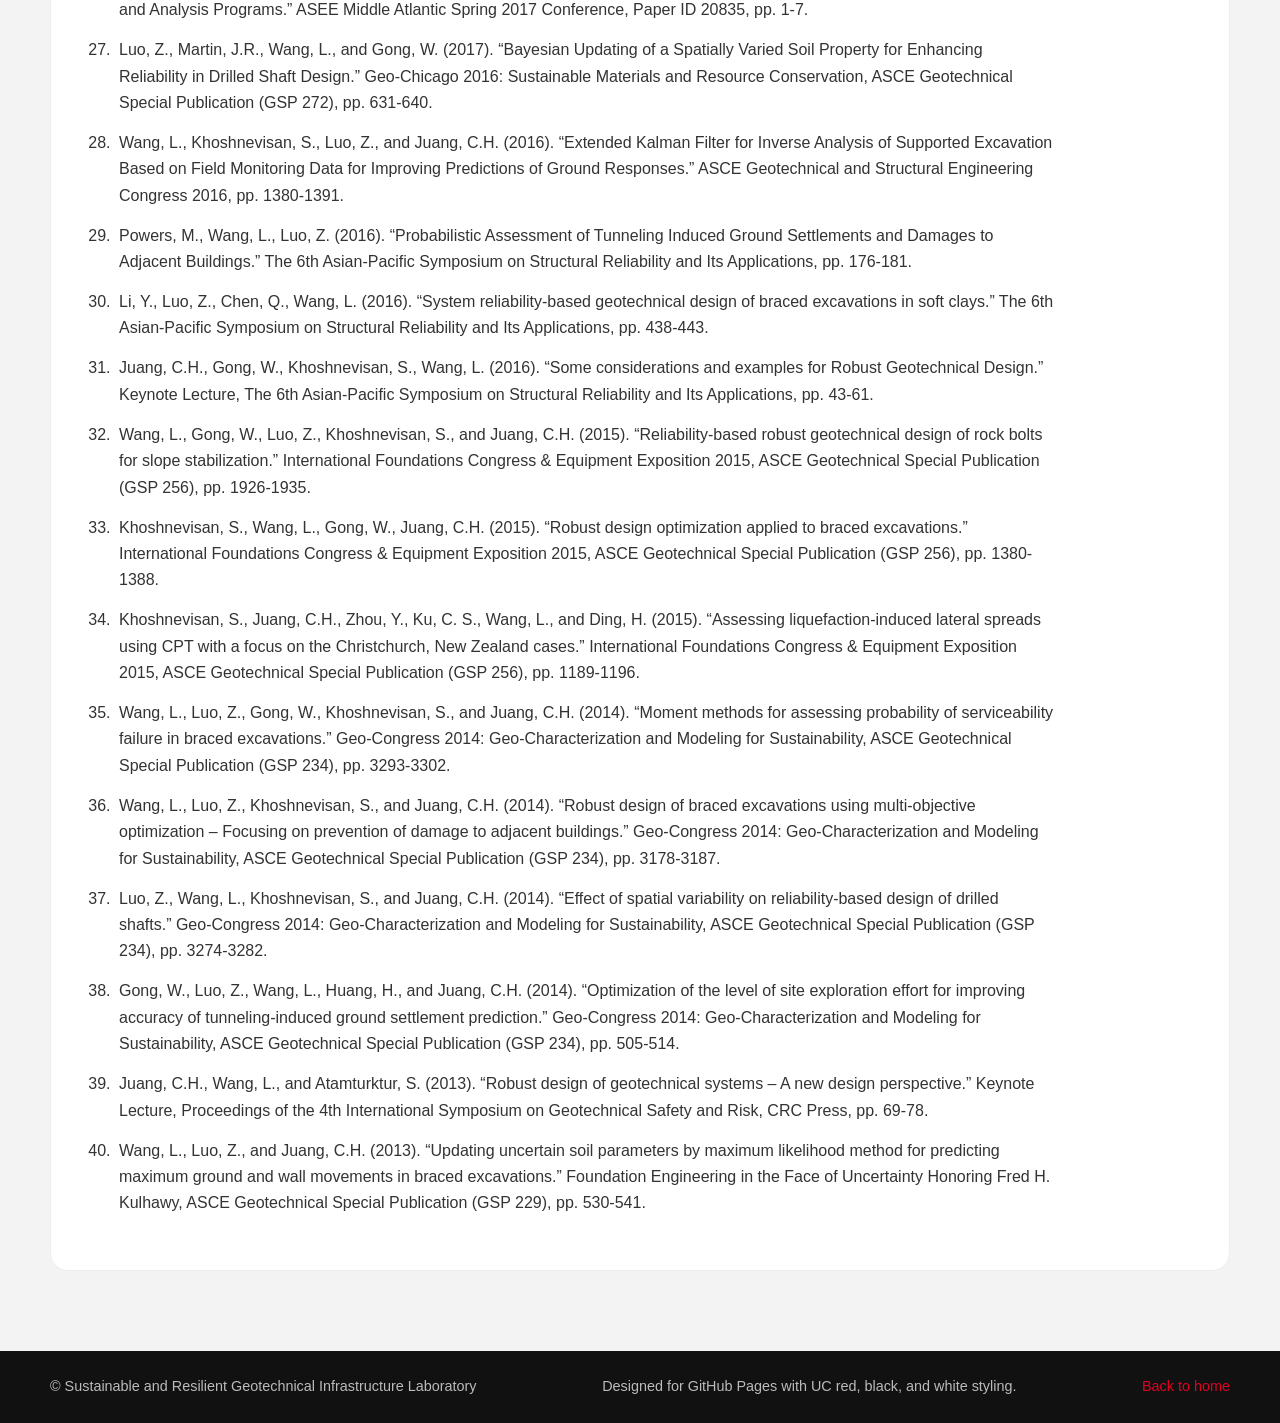
<file: publications.html>
<!doctype html>
<html lang="en">
  <head>
    <meta charset="utf-8" />
    <meta name="viewport" content="width=device-width, initial-scale=1" />
    <title>Publications | SRGI Laboratory</title>
    <link rel="stylesheet" href="assets/css/style.css" />
  </head>
  <body>
    <script src="assets/js/header.js"></script>
    <main>
      <section class="section alt">
        <div class="wrap">
          <div class="section-title">
            <div>
              <div class="red-rule"></div>
              <h2>Publications</h2>
            </div>
            <p>
              Refereed journal and conference publications from Prof. Lei Wang
              and collaborators. This page is static and ready for GitHub Pages;
              update entries directly in HTML as new papers are added.
            </p>
          </div>
          <div class="pub-section">
            <h3>Refereed Journal Publications</h3>
            <ol class="pub-list">
              <li>
                Zhang, L., Wang, L., Sun, Q., Badal, J., Chen, Q. (2024).
                Multi-objective design optimization of clam-inspired drilling
                into the lunar regolith, Acta Geotechnica, in press.
              </li>
              <li>
                Chen, X., Yu, Y., Wang, L. (2024). Assessing scour prediction
                models for monopiles in sand from the perspective of design
                robustness. Marine Structures, 93, 103532.
              </li>
              <li>
                Zhang, L., Wang, L. (2023). Reliability analysis of pile-founded
                T-walls using the random variable method and random field
                method. Computers and Geotechnics, 159, 105439.
              </li>
              <li>
                Zhang, L., Wang, L. (2023). Optimization of site investigation
                program for reliability assessment of undrained slope using
                Spearman rank correlation coefficient, Computers and
                Geotechnics, 155, 105208.
              </li>
              <li>
                Liu, K. F., Xue, K. R., Wen, M. J., Wang, L. (2023).
                Investigation on the long-term strain of geogrid in GRPS
                embankment under cyclic loading. Geosynthetics International, in
                print.
              </li>
              <li>
                Zhang, L., Zhan, W., Wang, L. (2023). Probabilistic Seismic
                Analyses of Earthen Levees with Finite Element Modeling, Marine
                Georesources &amp; Geotechnology, in print.
              </li>
              <li>
                Li, Y., Zhang, B., Wang, L., Xue, Y., Wang, H., Shi, L., Peng,
                Z. and Li, J. (2023). Key issues in water sealing performance of
                underground oil storage caverns: Advances and perspectives.
                Journal of Rock Mechanics and Geotechnical Engineering, in
                print.
              </li>
              <li>
                Zhao, C., Gong, W., Juang, C. H., Tang, H., Hu, X., Wang, L.
                (2023). Optimization of site exploration program based on
                coupled characterization of stratigraphic and geo-properties
                uncertainties. Engineering Geology, 107081.
              </li>
              <li>
                Huang, C., Xu, S., Shen, Z., Zhang, L., Wang, L., and Liu, C.
                (2023). Effects of non-plastic fines on liquefaction properties
                of saturated silt using discrete element modeling. Engineering
                Geology, 107091.
              </li>
              <li>
                Wu, C., Zhang, J., Zhou, M., Wang, L. (2023). Resistance factors
                for design of slopes in a homogenous soil layer. Rock Mechanics
                Bulletin, 2(1),100022.
              </li>
              <li>
                Wang, L., Tait, S., and Barati, F. (2023). Pareto-optimal
                performance-based robust design of braced excavations in soft
                clay with response surface methodology. Marine Georesources
                &amp; Geotechnology, 41(4), 353-365.
              </li>
              <li>
                Gong, W., Tian, S., Wang, L., Li, Z., Tang, H., Li, T., Zhang,
                L. (2022). Interval Prediction of Landslide Displacement with
                Dual output Least Squares Support Vector Machine and Particle
                Swarm Optimization Algorithms, Acta Geotechnica, 17(9),
                4013-4031.
              </li>
              <li>
                Li, Z., Gong, W., Zhang, L., Wang, L. (2022). Multi-objective
                probabilistic back analysis for selecting the optimal updating
                strategy based on multi-source observations. Computers and
                Geotechnics, 151, 104959.
              </li>
              <li>
                Zhang, H., Zhang, B., Li, Y., Wang, L., Li, Y., Shi, L., Wang,
                H. (2022). Probabilistic analysis of water-sealed performance in
                underground oil storage considering spatial variability of
                hydraulic conductivity, Scientific Report, 12, 13782.
              </li>
              <li>
                Li, B., Tang, H., Gong, W., Cheng, Z., Li, T., Wang, L. (2022).
                Numerical study of the runout behavior of the Kamenziwan
                landslide in the Three Gorges Reservoir region, China,
                Landslides, 19(4), 963-976.
              </li>
              <li>
                Li, Y., Zhang, B., Wang, L., Wu, Y., Wang, H., Peng, Z. (2022).
                Identification of dominant seepage channels in fractured rock
                masses of underground water–sealed oil storage: a case study.
                Bulletin of Engineering Geology and the Environment, 81(9), 357.
              </li>
              <li>
                Ma, X., Cao, M., Wang, L., Cong, Y. (2022). Study on Earth
                Pressure of Deep-Buried Tunnel in Layered Ground with Centrifuge
                Modeling, International Journal of Physical Modelling in
                Geotechnics, 22(6), 279-291.
              </li>
              <li>
                Zhang, L., Gong, W., Li, X., Tan, X., Zhao, C., Wang, L. (2022).
                A Comparison Study between 2-D and 3-D Slope Stability Analyses
                Considering Spatial Soil Variability, Journal of Zhejiang
                University-SCIENCE A, 23(3), 208-224.
              </li>
              <li>
                Gong, W., Quan, C., Li, X., Wang, L., Zhao, C. (2022).
                Statistical analysis on the relationship between shear strength
                and water saturation of cohesive soils. Bulletin of Engineering
                Geology and the Environment, 81(8), 337.
              </li>
              <li>
                Ravichandrana, N., Wang, L., Rahbaric, P. (2022). Robust
                Optimization for Stability of I-Walls and Levee System Resting
                on Sandy Foundation. KSCE Journal of Civil Engineering, 26(1),
                57-68.
              </li>
              <li>
                Gemeda, T., Kabir, M.M., Demisse W., Estrada, S., Wang, L., Xu,
                J. (2022). Design and Development of a Novel Additively
                Manufactured Geothermal Heat Exchanger, International Journal of
                Energy Research, 46(3), 3335-3348.
              </li>
              <li>
                Li, Z., Gong, W., Li, T., Juang, C. H., Chen, J., Wang, L.
                (2021). Probabilistic back analysis for improved reliability of
                geotechnical predictions considering parameters uncertainty,
                model bias, and observation error. Tunnelling and Underground
                Space Technology, 115, 104051.
              </li>
              <li>
                Ma, X., Liu, C., Wang, L., Yuan, J. (2021). Analysis of Earth
                Pressure Distribution on Deep Circular Shafts in Composite
                Geological Strata using Centrifuge Modelling. Bulletin of
                Engineering Geology and the Environment, 80, 4089–4096.
              </li>
              <li>
                Ravichandrana, N., Wang, L., Rahbaric, P., Juang, C.H. (2021).
                Robust Design Optimization of Retaining Wall Backfilled with
                Shredded Tire in the Face of Earthquake Hazards. Bulletin of
                Engineering Geology and the Environment, 80, 1351–1363.
              </li>
              <li>
                Gong. W., Tang, H., Juang, C.H., Wang, L. (2020). Optimization
                Design of Stabilizing Piles Considering Spatial Variability,
                Acta Geotechnica, 15, 3243–3259.
              </li>
              <li>
                Zhang, B., Wang, H., Wang, L., Mei, G., Shi, L., Xu, N., and Li,
                J. (2020). Large-scale field test on abandoned deep anhydrite
                mine-out for reuse as crude oil storage–A case study.
                Engineering Geology, 267, 105477.
              </li>
              <li>
                Wang, H., Zhang, B., Wang, L., Yu, X., Shi, L., and Fu, D.
                (2020). Experimental investigation on the long-term interactions
                of anhydrite rock, crude oil, and water in a mine-out space for
                crude-oil storage. Engineering Geology, 105414.
              </li>
              <li>
                Zhang, B., Wang, H., Wang, L., and Xu, N. (2019). Stability
                analysis of a group of underground anhydrite caverns used for
                crude oil storage considering rock tensile properties. Bulletin
                of Engineering Geology and the Environment, 1-17.
              </li>
              <li>
                Shi, L., Zhang, B., Wang, L., Wang, H., Zhang, H. (2018).
                Functional efficiency assessment of the water curtain system in
                an underground water-sealed oil storage cavern based on
                time-series monitoring data. Engineering Geology, 239, 79-95.
              </li>
              <li>
                Khoshnevisan, S., Wang, L., Juang, C.H. (2017). “Response
                surface-based robust geotechnical design of supported
                excavation–spreadsheet-based solution.” Georisk: Assessment and
                Management of Risk for Engineered Systems and Geohazards,11(1),
                90-102.
              </li>
              <li>
                Gong, W., Huang, H., Juang, C.H., Wang, L. (2017). “Simplified
                procedure for Robust Geotechnical Design of soldier pile-anchor
                tieback shoring system for deep excavation.” Marine Georesources
                &amp; Geotechnology, 35, 157-169.
              </li>
              <li>
                Khoshnevisan, S., Wang, L., Juang, C.H. (2016). “Simplified
                procedure for reliability-based robust geotechnical design of
                drilled shafts in clays using spreadsheet.” Georisk: Assessment
                and Management of Risk for Engineered Systems and Geohazards,
                10(2), 121-134.
              </li>
              <li>
                Xiao, J., Luo, Z., Martin, J.R., Gong, W., Wang, L. (2016).
                Probabilistic geotechnical analysis of energy piles in granular
                soils. Engineering Geology, 209, 119-127.
              </li>
              <li>
                Huang, C., Sui, Z., Wang, L., and Liu, K. (2016) “Mitigation of
                soil liquefaction using stone columns – an experimental
                investigation.” Marine Georesources &amp; Geotechnology, 34 (3),
                244-251.
              </li>
              <li>
                Luo, Z., Wang, L., Gong, W., and Juang, C.H. (2015).
                “Probabilistic approaches for ultimate resistance of drilled
                shafts considering spatial variability.” Geotechnical
                Engineering Journal, Southeast Asian Geotechnical Society,
                46ge(2), 102-110.
              </li>
              <li>
                Huang, H., Gong, W., Khoshnevisan, S., Juang, C.H., Zhang, D.,
                and Wang, L. (2015). “Simplified procedure for finite element
                analysis of the longitudinal performance of shield tunnels
                considering spatial soil variability in longitudinal direction.”
                Computers and Geotechnics, 64:132-145.
              </li>
              <li>
                Gong, W., Wang, L., Khoshnevisan, S., Juang, C.H., Huang, H.,
                and Zhang, J. (2014). “Robust Geotechnical Design of earth
                slopes using fuzzy sets.” ASCE Journal of Geotechnical and
                Geoenvironmental Engineering, 141(1), 04014084.
              </li>
              <li>
                Khoshnevisan, S., Gong, W., Wang, L., and Juang, C.H. (2014).
                “Robust Design in Geotechnical Engineering – An Update.”
                Georisk: Assessment and Management of Risk for Engineered
                Systems and Geohazards, 8(4), 217-234.
              </li>
              <li>
                Xu, C., Wang, L., Tien, Y.M., Chen, J.M., and Juang, C.H.
                (2014). “Robust design of rock slopes with multiple failure
                modes – Modeling uncertainty of estimated parameter statistics
                with fuzzy number.” Environmental Earth Sciences, 72(8),
                2957-2969.
              </li>
              <li>
                Wang, L., Luo, Z., Xiao, J., and Juang, C.H. (2014).
                “Probabilistic inverse analysis of excavation-induced wall and
                ground responses for assessing damage potential of adjacent
                buildings.” Geotechnical and Geological Engineering, 32(2),
                273-285.
              </li>
              <li>
                Juang, C.H., Wang, L., Hsieh, H.S., and Atamturktur, S. (2014).
                “Robust Geotechnical Design of braced excavations in clays.”
                Structural Safety, 49, 37-44.
              </li>
              <li>
                Gong, W., Wang, L., Juang, C.H., Zhang, J., and Huang, H.
                (2014). “Robust Geotechnical Design of shield-driven tunnels.”
                Computers and Geotechnics, 56, 191-201.
              </li>
              <li>
                Wang, L., Juang, C.H., Atamturktur, S., Gong, W., Khoshnevisan,
                S., and Hsieh, H.S. (2014). “Optimization of design of supported
                excavations in multi-layer strata.” Journal of GeoEngineering,
                9(1), 35-44. (Excellent Paper Award, Taiwan Geotechnical
                Society)
              </li>
              <li>
                Xiao, J., Juang, C. H., Xu, C., Li, X., and Wang, L. (2014).
                “Strength and deformation characteristics of compacted silt from
                the lower reaches of Yellow River of China under monotonic and
                repeated loading.” Engineering Geology, 178, 49-57.
              </li>
              <li>
                Gong, W., Luo, Z., Juang, C.H., Huang, H., Zhang, J., and Wang,
                L. (2014). “Optimization of site exploration program for
                improved prediction of tunneling-induced ground settlement in
                clays.” Computers and Geotechnics, 56, 69-79.
              </li>
              <li>
                Juang, C.H., Wang, L., Liu, Z., Ravichandran, N., Huang, H. and
                Zhang, J. (2013). “Robust Geotechnical Design of drilled shafts
                in sand – new design perspective.” ASCE Journal of Geotechnical
                and Geoenvironmental Engineering, 139(12), 2007-2019. (Research
                Highlights Paper, January 2014)
              </li>
              <li>
                Juang, C.H., Wang, L., Khoshnevisan, S., and Atamturktur, S.
                (2013). “Robust geotechnical design – methodology and
                applications.” Taiwan Geotechnical Society Geotechnical Award
                Lecture (TGS Geotechnical Lecture), Journal of GeoEngineering,
                8(3), 71-81.
              </li>
              <li>
                Wang, L., Hwang, J.H., Luo, Z., Juang, C.H., and Xiao, J.
                (2013). “Probabilistic back analysis of slope failure – a case
                study in Taiwan.” Computers and Geotechnics, 51, 12-23.
              </li>
              <li>
                Juang, C.H., Ching, J., Wang, L., Khoshnevisan, S., and Ku, C.S.
                (2013). “Simplified procedure for estimation of
                liquefaction-induced settlement and site-specific probabilistic
                settlement exceedance curve using cone penetration test (CPT).”
                Canadian Geotechnical Journal, 50(10), 1055-1066. (This paper
                has been incorporated into a commercially available software for
                liquefaction assessment)
              </li>
              <li>
                Juang, C. H., and Wang, L. (2013). “Reliability-based robust
                geotechnical design of spread foundations using multi-objective
                genetic algorithm.” Computers and Geotechnics, 48, 96-106.
              </li>
              <li>
                Wang, L., Hwang, J.H., Juang, C.H., and Atamturktur, S. (2013).
                “Reliability-based design of rock slopes – A new perspective on
                design robustness.” Engineering Geology, 154, 56-63. (selected
                into Virtual Special Issue Celebrating the 50th Anniversary of
                Engineering Geology)
              </li>
              <li>
                Wang, L., Ravichandran, N., and Juang, C.H. (2012). “Bayesian
                updating of KJHH model for prediction of maximum ground
                settlement in braced excavations using centrifuge data.”
                Computers and Geotechnics, 44, 1-8.
              </li>
              <li>
                Juang, C.H., Wang, L., Atamturktur, S., and Luo, Z. (2012).
                “Reliability-based robust and optimal design of shallow
                foundations in cohesionless soil in the face of uncertainty.”
                Journal of GeoEngineering, 7(3), 75-87. (Best Paper Award,
                Taiwan Geotechnical Society)
              </li>
            </ol>
          </div>
          <div class="pub-section">
            <h3>Refereed Conference Publications</h3>
            <ol class="pub-list">
              <li>
                Zhang, L., Wang, L. (2023). Reliability assessment of
                pile-founded T-walls considering soil spatial variability in the
                face of flooding hazards, Proceedings of ASCE INSPIRE 2023
                Conference- Infrastructure Innovation &amp; Adaptation for a
                Sustainable &amp; Resilient World, in print.
              </li>
              <li>
                Zhang, L., Wang, L. (2023). Reliability Assessment of
                Pile-Founded T-Walls using Kriging Method. ASCE GeoRisk 2023:
                Advances in Modeling Uncertainty and Variability, Geotechnical
                Special Publication 347, pp. 307-316.
              </li>
              <li>
                Wang, L., Okur, O., Badal, J., Zhang, L., &amp; Chen, Q. (2023).
                Discrete Element Modeling to Evaluate the Effects of Porosity on
                Regolith Responses during Cone Penetration Process. ASCE
                Geo-Risk 2023: Innovation in Data and Analysis Methods,
                Geotechnical Special Publication GSP 345, pp. 1-8.
              </li>
              <li>
                Zhan, W., Zhang, L., Wang, L. (2023). Probabilistic assessment
                of earthen levees considering soil spatial variability. ASCE
                GeoRisk 2023: Advances in Modeling Uncertainty and Variability,
                Geotechnical Special Publication 347, pp. 124-131.
              </li>
              <li>
                Tasnim, Z, Chen, Q., Badal, J., Wang, L. (2023).
                Characterization and Discrete Element Modeling of LHS-1 Lunar
                Highlands Simulant, ASCE Geo-Congress 2023, ASCE Geotechnical
                Special Publication 342, pp. 74-84.
              </li>
              <li>
                Wang, L., Okur, O., Tasnim, Z., Chen, Q., Zhang, L., &amp;
                Badal, J. (2023). 3D Discrete Element Modeling of Cone
                Penetration into the JSC-1A Lunar Regolith. ASCE Geo-Congress
                2023, ASCE Geotechnical Special Publication 342, pp. 172-179.
              </li>
              <li>
                Huang, C., Cai, W., Zhu, C., Tang, Y., Bauer, S., Wang, L.,
                &amp; Hare, R. (2023). Development of Multiphysics Enriched
                Mixed Reality Game for Geotechnical Engineering Education. ASCE
                Geo-Congress 2023, ASCE Geotechnical Special Publication 342,
                pp. 526-534.
              </li>
              <li>
                Zhang, L., Gong, W., Tan, H., Li, X., Wang, L. (2022).
                Comparison between 2-D and 3-D Probabilistic Slope Stability
                Analyses. Proceedings of the 13th International Conference on
                Structural Safety &amp; Reliability (ICOSSAR), Shanghai, China,
                2022.
              </li>
              <li>
                Zhang, L., Wang, L., Turcios-Lovato. K., (2022). Safety
                Assessment of Pile-Founded T-Walls in the Face of Flooding
                Hazards, ASCE Geo-Congress 2022, ASCE Geotechnical Special
                Publication 333, pp. 272-280.
              </li>
              <li>
                Peng, D., Khoshnevisan S., Wang, L. (2021). Robust Design of
                Road-Sign Structure Footing in Face of Uncertainties,
                International Foundations Conference and Equipment Expo
                (IFCEE-2021), ASCE Geotechnical Special Publication 326, pp.
                266-273.
              </li>
              <li>
                Wang, L., Tait, S., Khoshnevisan S., Barati, F., Juang, C.H.
                (2021). Probabilistic Stability Assessment of Earthen Levees in
                the Face of Earthquake Loads, International Foundations
                Conference and Equipment Expo (IFCEE-2021), ASCE Geotechnical
                Special Publication 325, pp. 189-196.
              </li>
              <li>
                Xu, J., Gemeda, T., Estrada, S., Demisse W., Wang, L. (2020).
                Design and Development of an Additively Manufactured Geothermal
                Heat Exchanger for Improved Efficiency and Easy Installation,
                Proceedings of International Mechanical Engineering Congress
                &amp; Exposition 2020, IMECE2020-23288.
              </li>
              <li>
                Wang, L., Tait, S., Shin, J., Khoshnevisan, S., Gong, W. (2019).
                Reliability of Geosynthetic Reinforced Soil Structure Design
                with Probabilistic and Finite Element Methods, Proceedings of
                7th International Symposium on Geotechnical Safety and Risk
                (ISGSR 2019), Taipei, Taiwan, pp. 417-422.
              </li>
              <li>
                Hu, J., Zhang, J., and Wang, L. (2019). Value of Information
                Analysis for Ultimate Limit State Design of Strip Footings on
                Sand, Proceedings of 7th International Symposium on Geotechnical
                Safety and Risk (ISGSR 2019), Taipei, Taiwan, pp. 601-606.
              </li>
              <li>
                Gong, W., Wang, L., and Juang, C.H. (2019). Probabilistic
                Seismic Deformation Analysis of Anchored Sheetpile Walls,
                Proceedings of 7th International Symposium on Geotechnical
                Safety and Risk (ISGSR 2019), Taipei, Taiwan, pp. 858-863.
              </li>
              <li>
                Khoshnevisan, S., Wang, L., Wang, W., and Juang, C. H. (2019).
                “Influence of Gaps in Capping Clay Layer on Liquefaction.”
                Proceedings of the Geo-Congress 2019: Earthquake Engineering and
                Soil Dynamics, ASCE Geotechnical Special Publication 308, pp.
                473-478.
              </li>
              <li>
                Wang, L., Behera, P. K., Haghani, S., Xu, J. (2019). Work in
                Progress: Design of “Risk and Resilience” Focused Courses for
                Undergraduate Engineering Education Towards a Hazard-Resilient
                Built Environment, Proceedings of 2019 ASEE Annual Conference
                &amp; Exposition, Tampa, Florida. Paper ID 27144, pp. 1-15
              </li>
              <li>
                Le, T., Wang, L., and Haghani, S. (2019). Design and
                Implementation of a DASH7-Based Wireless Sensor Network for
                Green Infrastructure. In World Environmental and Water Resources
                Congress 2019: Emerging and Innovative Technologies and
                International Perspectives, pp. 118-129
              </li>
              <li>
                Wang, L., Powers, M., Studiner, M., Fallatah, M., and Gong, W.
                (2018). “Geotechnical Stability Analysis of Earthen Levees in
                the Face of Uncertainty.” Proceedings of the International
                Foundation Congress and Equipment Expo (IFCEE) 2018, ASCE
                Geotechnical Special Publication 297, pp. 247-256.
              </li>
              <li>
                Hu, J. Z., Zhang, J., and Wang, L. (2018). “Assessing site
                investigation program for serviceability design of shallow
                foundations on spatially variable soil.” Proceedings of the 6th
                International Symposium on Reliability Engineering and Risk
                Management (6ISRERM), Singapore, pp. 131-136.
              </li>
              <li>
                Gong, W., Juang, C.H., Tang, H., and Wang, L. (2018).
                Probabilistic Slope Stability Analysis with Subdomain Sampling
                Method. Proceedings of the 6th International Symposium on
                Reliability Engineering and Risk Management (ISRERM 2018),
                Singapore, pp. 105-111.
              </li>
              <li>
                Wang, L., Powers, M., and Gong, W. (2017). “Reliability Analysis
                of Geosynthetic Reinforced Soil Walls.” Geo-Risk 2017:
                Geotechnical Risk from Theory to Practice, ASCE Geotechnical
                Special Publication 285, pp. 91-100.
              </li>
              <li>
                Gong, W., Martin, J.R., Juang, C.H., and Wang, L. (2017). “Site
                Characterization in Geotechnical Engineering – Does A Random
                Field Model Always Outperform A Random Variable Model?.”
                Geo-Risk 2017: Geotechnical Risk from Theory to Practice, ASCE
                Geotechnical Special Publication 285, pp. 477-486.
              </li>
              <li>
                Wang, L., Smith, N., Khoshnevisan, S., Luo, Z., and Juang, C.H.
                (2017). “Reliability-Based Geotechnical Design of Geothermal
                Foundations.” Geotechnical Frontiers 2017: Geotechnical
                Materials, Modeling and Testing, ASCE Geotechnical Special
                Publication (GSP 280), pp. 124-132.
              </li>
              <li>
                Khoshnevisan, S., Wang, L., and Juang, C.H. (2017). “Practical
                Robust Geotechnical Design of Supported Excavations—A Case
                History of Excavation in Taiwan.” Geotechnical Frontiers 2017:
                Walls and Slopes, ASCE Geotechnical Special Publication (GSP
                278), pp. 181-193.
              </li>
              <li>
                Wang, L., and Zeytinci, A. (2017). “Enhance the Effectiveness of
                Teaching Geotechnical Engineering Courses using Various Design
                and Analysis Programs.” ASEE Middle Atlantic Spring 2017
                Conference, Paper ID 20835, pp. 1-7.
              </li>
              <li>
                Luo, Z., Martin, J.R., Wang, L., and Gong, W. (2017). “Bayesian
                Updating of a Spatially Varied Soil Property for Enhancing
                Reliability in Drilled Shaft Design.” Geo-Chicago 2016:
                Sustainable Materials and Resource Conservation, ASCE
                Geotechnical Special Publication (GSP 272), pp. 631-640.
              </li>
              <li>
                Wang, L., Khoshnevisan, S., Luo, Z., and Juang, C.H. (2016).
                “Extended Kalman Filter for Inverse Analysis of Supported
                Excavation Based on Field Monitoring Data for Improving
                Predictions of Ground Responses.” ASCE Geotechnical and
                Structural Engineering Congress 2016, pp. 1380-1391.
              </li>
              <li>
                Powers, M., Wang, L., Luo, Z. (2016). “Probabilistic Assessment
                of Tunneling Induced Ground Settlements and Damages to Adjacent
                Buildings.” The 6th Asian-Pacific Symposium on Structural
                Reliability and Its Applications, pp. 176-181.
              </li>
              <li>
                Li, Y., Luo, Z., Chen, Q., Wang, L. (2016). “System
                reliability-based geotechnical design of braced excavations in
                soft clays.” The 6th Asian-Pacific Symposium on Structural
                Reliability and Its Applications, pp. 438-443.
              </li>
              <li>
                Juang, C.H., Gong, W., Khoshnevisan, S., Wang, L. (2016). “Some
                considerations and examples for Robust Geotechnical Design.”
                Keynote Lecture, The 6th Asian-Pacific Symposium on Structural
                Reliability and Its Applications, pp. 43-61.
              </li>
              <li>
                Wang, L., Gong, W., Luo, Z., Khoshnevisan, S., and Juang, C.H.
                (2015). “Reliability-based robust geotechnical design of rock
                bolts for slope stabilization.” International Foundations
                Congress &amp; Equipment Exposition 2015, ASCE Geotechnical
                Special Publication (GSP 256), pp. 1926-1935.
              </li>
              <li>
                Khoshnevisan, S., Wang, L., Gong, W., Juang, C.H. (2015).
                “Robust design optimization applied to braced excavations.”
                International Foundations Congress &amp; Equipment Exposition
                2015, ASCE Geotechnical Special Publication (GSP 256), pp.
                1380-1388.
              </li>
              <li>
                Khoshnevisan, S., Juang, C.H., Zhou, Y., Ku, C. S., Wang, L.,
                and Ding, H. (2015). “Assessing liquefaction-induced lateral
                spreads using CPT with a focus on the Christchurch, New Zealand
                cases.” International Foundations Congress &amp; Equipment
                Exposition 2015, ASCE Geotechnical Special Publication (GSP
                256), pp. 1189-1196.
              </li>
              <li>
                Wang, L., Luo, Z., Gong, W., Khoshnevisan, S., and Juang, C.H.
                (2014). “Moment methods for assessing probability of
                serviceability failure in braced excavations.” Geo-Congress
                2014: Geo-Characterization and Modeling for Sustainability, ASCE
                Geotechnical Special Publication (GSP 234), pp. 3293-3302.
              </li>
              <li>
                Wang, L., Luo, Z., Khoshnevisan, S., and Juang, C.H. (2014).
                “Robust design of braced excavations using multi-objective
                optimization – Focusing on prevention of damage to adjacent
                buildings.” Geo-Congress 2014: Geo-Characterization and Modeling
                for Sustainability, ASCE Geotechnical Special Publication (GSP
                234), pp. 3178-3187.
              </li>
              <li>
                Luo, Z., Wang, L., Khoshnevisan, S., and Juang, C.H. (2014).
                “Effect of spatial variability on reliability-based design of
                drilled shafts.” Geo-Congress 2014: Geo-Characterization and
                Modeling for Sustainability, ASCE Geotechnical Special
                Publication (GSP 234), pp. 3274-3282.
              </li>
              <li>
                Gong, W., Luo, Z., Wang, L., Huang, H., and Juang, C.H. (2014).
                “Optimization of the level of site exploration effort for
                improving accuracy of tunneling-induced ground settlement
                prediction.” Geo-Congress 2014: Geo-Characterization and
                Modeling for Sustainability, ASCE Geotechnical Special
                Publication (GSP 234), pp. 505-514.
              </li>
              <li>
                Juang, C.H., Wang, L., and Atamturktur, S. (2013). “Robust
                design of geotechnical systems – A new design perspective.”
                Keynote Lecture, Proceedings of the 4th International Symposium
                on Geotechnical Safety and Risk, CRC Press, pp. 69-78.
              </li>
              <li>
                Wang, L., Luo, Z., and Juang, C.H. (2013). “Updating uncertain
                soil parameters by maximum likelihood method for predicting
                maximum ground and wall movements in braced excavations.”
                Foundation Engineering in the Face of Uncertainty Honoring Fred
                H. Kulhawy, ASCE Geotechnical Special Publication (GSP 229), pp.
                530-541.
              </li>
            </ol>
          </div>
        </div>
      </section>
    </main>
    <script src="assets/js/footer.js"></script>
  </body>
</html>
</file>
<file: assets/css/style.css>
:root{--uc-red:#e00122;--uc-dark-red:#b8011c;--uc-black:#000;--bearcat:#333;--grey:#f3f3f3;--mist:#e0dfe3;--white:#fff;--gold:#d1b179;--max:1180px;--radius:18px;--shadow:0 18px 60px rgba(0,0,0,.13)}
*{box-sizing:border-box}html{scroll-behavior:smooth}body{margin:0;font-family:Arial,Helvetica,sans-serif;color:var(--bearcat);background:#fff;line-height:1.65}a{color:var(--uc-red);text-decoration:none}a:hover{text-decoration:underline}.topbar{background:var(--uc-black);color:white;font-size:.84rem;letter-spacing:.08em;text-transform:uppercase}.topbar .wrap{max-width:var(--max);margin:auto;padding:.55rem 1.25rem;display:flex;justify-content:space-between;gap:1rem;align-items:center}.brandbar{border-bottom:1px solid #e9e9e9;background:white;position:sticky;top:0;z-index:20}.nav{max-width:var(--max);margin:auto;padding:1rem 1.25rem;display:flex;align-items:center;justify-content:space-between;gap:1.5rem}.brand{display:flex;align-items:center;gap:.85rem;color:#111;font-weight:800;text-decoration:none}.brand-mark{background:var(--uc-red);color:white;width:46px;height:46px;display:grid;place-items:center;font-size:1.45rem;font-weight:900;letter-spacing:-.12em}.brand-text span{display:block;font-size:.75rem;text-transform:uppercase;letter-spacing:.12em;color:#666}.brand-text strong{font-size:1.05rem}.navlinks{display:flex;gap:1.1rem;align-items:center;flex-wrap:wrap}.navlinks a{color:#111;font-weight:700;font-size:.94rem}.button{display:inline-flex;align-items:center;justify-content:center;border:2px solid var(--uc-red);background:var(--uc-red);color:white!important;padding:.75rem 1rem;border-radius:999px;font-weight:800;text-decoration:none}.button.secondary{background:white;color:var(--uc-red)!important}.hero{background:linear-gradient(135deg,rgba(0,0,0,.88),rgba(51,51,51,.78)),url('../images/hero.webp') center/cover;min-height:680px;color:white;display:flex;align-items:center}.hero .wrap{max-width:var(--max);margin:auto;padding:6rem 1.25rem;width:100%}.eyebrow{color:#ffccd3;font-weight:900;text-transform:uppercase;letter-spacing:.16em;font-size:.84rem}.hero h1{font-size:clamp(2.45rem,6vw,5.5rem);line-height:.98;margin:.65rem 0 1rem;letter-spacing:-.055em;max-width:950px}.hero p{font-size:clamp(1.05rem,2vw,1.35rem);max-width:780px;color:#f5f5f5}.hero-actions{display:flex;gap:.9rem;flex-wrap:wrap;margin-top:2rem}.stats{display:grid;grid-template-columns:repeat(4,1fr);gap:1rem;margin-top:3rem;max-width:900px}.stat{background:rgba(255,255,255,.11);border:1px solid rgba(255,255,255,.25);padding:1.1rem;border-radius:var(--radius);backdrop-filter:blur(6px)}.stat strong{display:block;font-size:2rem;color:#fff}.stat span{font-size:.86rem;color:#ddd}.section{padding:5rem 1.25rem}.section.alt{background:var(--grey)}.wrap{max-width:var(--max);margin:auto}.section-title{display:grid;grid-template-columns:minmax(0,420px) 1fr;gap:2.5rem;align-items:start;margin-bottom:2.2rem}.section-title h2{font-size:clamp(2rem,4vw,3.2rem);line-height:1.03;margin:0;color:#111;letter-spacing:-.04em}.section-title p{margin:0;font-size:1.04rem}.red-rule{width:74px;height:7px;background:var(--uc-red);margin:0 0 1rem}.grid{display:grid;gap:1.25rem}.cards{grid-template-columns:repeat(3,1fr)}.card{background:white;border:1px solid #ececec;border-radius:var(--radius);padding:1.4rem;box-shadow:0 8px 25px rgba(0,0,0,.05)}.card h3{margin-top:0;color:#111}.about-grid{display:grid;grid-template-columns:.95fr 1.05fr;gap:2rem;align-items:center}.portrait{width:100%;border-radius:var(--radius);box-shadow:var(--shadow);aspect-ratio:4/3;object-fit:scale-down}.interest-list{display:grid;grid-template-columns:repeat(3,1fr);gap:.75rem;padding:0;list-style:none}.interest-list li{background:white;border-left:5px solid var(--uc-red);padding:.9rem 1rem;font-weight:700;box-shadow:0 6px 18px rgba(0,0,0,.04)}.news-list{display:grid;gap:1rem}.news-item{display:grid;grid-template-columns:170px 1fr;gap:1.25rem;background:white;border-radius:var(--radius);padding:1.1rem 1.25rem;border:1px solid #eee}.news-item time{font-weight:900;color:var(--uc-dark-red)}.news-item p{margin:0}.pub-list{columns:1;max-width:980px}.pub-list li{break-inside:avoid;margin:0 0 .85rem;padding-left:.25rem}.pub-section{background:white;border:1px solid #eee;border-radius:var(--radius);padding:1.5rem;margin-top:1rem}.contact-band{background:var(--uc-black);color:white}.contact-grid{display:grid;grid-template-columns:1fr auto;gap:2rem;align-items:center}.socials{display:flex;gap:.8rem;flex-wrap:wrap}.socials a{display:inline-flex;align-items:center;gap:.5rem;background:#191919;color:white;padding:.65rem .85rem;border-radius:999px;border:1px solid #333}.socials img{width:22px;height:22px}.footer{background:#111;color:#bbb;padding:1.5rem 1.25rem;font-size:.9rem}.footer .wrap{display:flex;justify-content:space-between;gap:1rem;flex-wrap:wrap}@media (max-width:860px){.topbar .wrap,.nav,.section-title,.about-grid,.contact-grid{display:block}.navlinks{margin-top:1rem}.stats,.cards,.interest-list{grid-template-columns:1fr}.hero{min-height:auto}.news-item{grid-template-columns:1fr}.section{padding:3.5rem 1rem}.pub-section{padding:1rem}}

/* Member profiles */
.members-intro{padding:3rem 1.25rem 0}
.member-jumps{display:flex;gap:1.5rem;flex-wrap:wrap}
.members-heading{margin-top:0}
.members-grid{display:grid;grid-template-columns:repeat(2,minmax(0,1fr));gap:1.25rem}
.member-card{display:flex;align-items:center;gap:1.25rem;padding:1.25rem;background:#fff;border:1px solid #ececec;border-radius:var(--radius)}
.member-photo{position:relative;flex:0 0 120px;width:120px;height:150px;overflow:hidden;border-radius:10px;background:var(--grey)}
.member-photo span{position:absolute;inset:0;display:grid;place-items:center;padding:.75rem;text-align:center;font-size:.8rem;color:#666}
.member-photo img{position:relative;display:block;width:100%;height:100%;object-fit:cover;object-position:center top}
.member-photo img[hidden]{display:none}
.member-info{min-width:0;overflow-wrap:anywhere}
.member-info h3{margin:0 0 .35rem;color:#111;font-size:1.15rem}
.member-info p{margin:0;font-size:.95rem}
@media(max-width:640px){.members-grid{grid-template-columns:1fr}.member-card{gap:1rem;padding:1rem}.member-photo{flex-basis:96px;width:96px;height:120px}}
</file>
